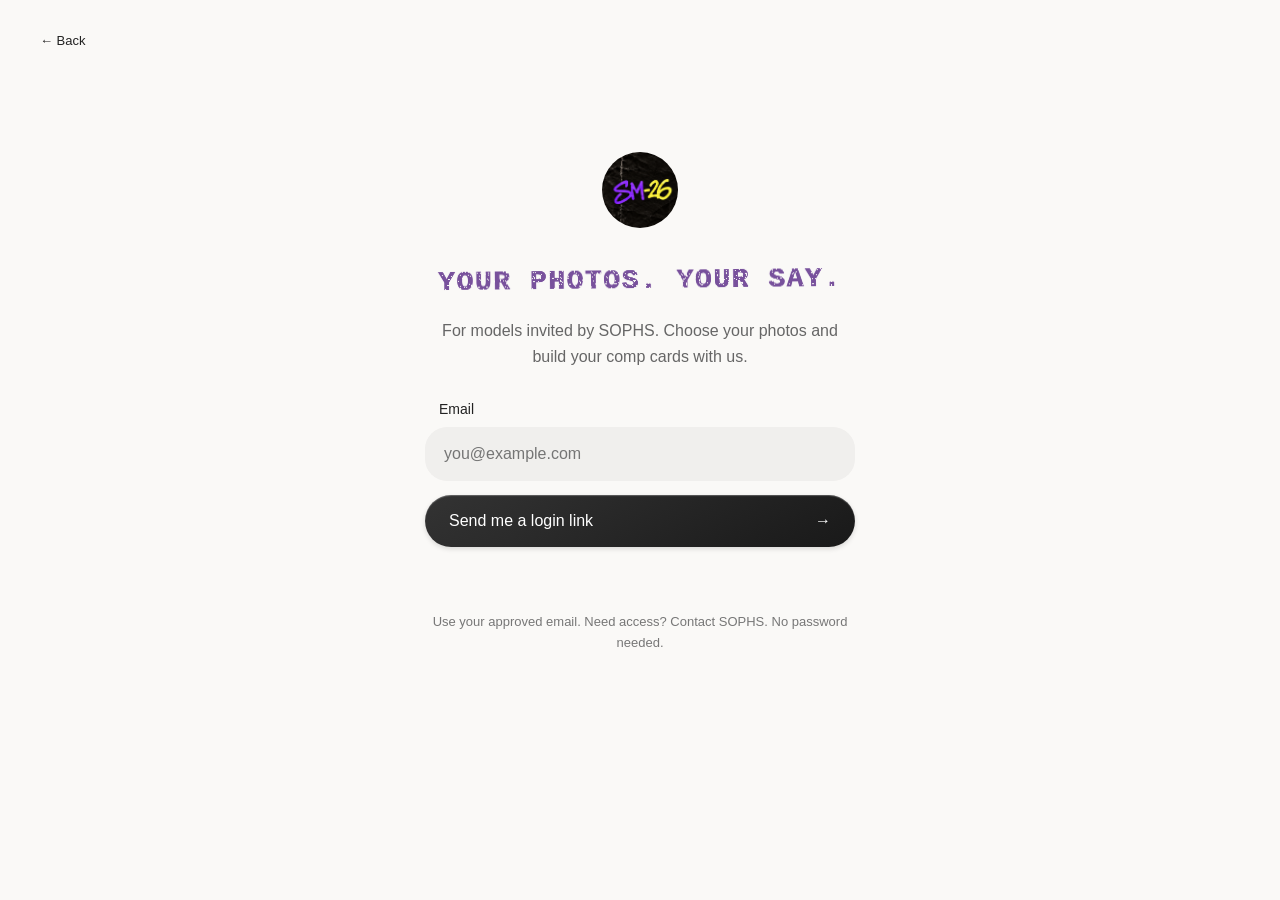
<file: swipe/index.html>
<!doctype html>
<html lang="en"><head><meta charset="utf-8"><meta name="viewport" content="width=device-width,initial-scale=1,viewport-fit=cover"><title>Sophie · Photo review</title><link rel="stylesheet" href="demo.css"><script src="../supabase-config.js"></script><script src="../model-auth.js"></script><script type="module" src="app.mjs"></script></head>
<body><main>
<header><h1>Sophie <span>· Photo review</span></h1><nav aria-label="Review version"><button id="agency" disabled aria-pressed="true">Agency</button><button id="model" disabled aria-pressed="false">Your Version</button><button id="final" disabled aria-pressed="false">Final comp cards</button></nav></header>
<p id="progress" aria-live="polite">Loading photos…</p>
<section id="stage" aria-label="Photo review" tabindex="0" aria-keyshortcuts="ArrowLeft ArrowRight z"><div id="card"><img id="photo" alt="" draggable="false"><span id="cue" aria-hidden="true"></span></div><div id="missing" hidden>Photo unavailable <button id="retry-photo">Retry photo</button></div></section>
<section id="results" hidden aria-label="Kept photos"><h2 id="result-title"></h2><div id="grid"></div><button id="more" hidden>More photos</button><button id="review">Return to review</button></section>
<section id="final-panel" hidden aria-label="Final selection"></section>
<div id="controls"><button id="reject" disabled aria-label="Reject photo" title="Reject · left arrow">Reject</button><button id="undo" disabled aria-label="Undo last decision" title="Undo · Z">Undo</button><button id="keep" disabled aria-label="Keep photo" title="Keep · right arrow">Keep</button></div>
<footer><p id="status" role="status">Not saved yet</p><button id="retry" hidden>Retry save</button><div><button id="scope" disabled>Use all photos</button><button id="export" disabled>Export</button></div></footer>
</main></body></html>
</file>
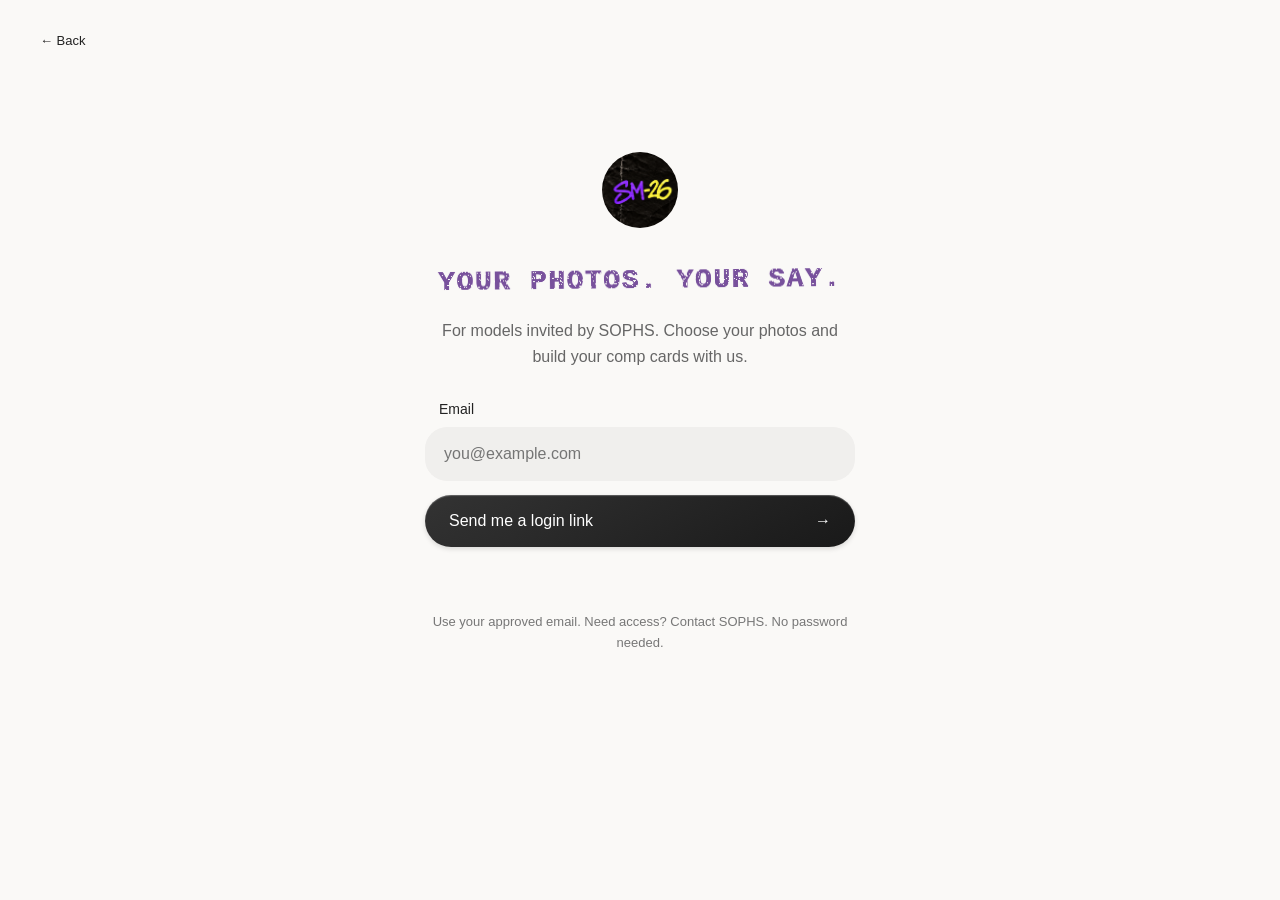
<file: model-login.html>
<!doctype html><html lang="en"><head><meta charset="utf-8"><meta name="viewport" content="width=device-width,initial-scale=1,viewport-fit=cover"><title>Model Login · Sophs Model</title><link rel="stylesheet" href="model-login.css?v=stamp-1"></head><body><svg class="stamp-filters" aria-hidden="true" focusable="false" xmlns="http://www.w3.org/2000/svg"><defs><filter id="stamp-ink" x="-3%" y="-10%" width="106%" height="120%" color-interpolation-filters="sRGB"><feTurbulence type="fractalNoise" baseFrequency=".65" numOctaves="3" seed="17" result="noise"/><feColorMatrix in="noise" type="luminanceToAlpha" result="grain"/><feComponentTransfer in="grain" result="wear"><feFuncA type="discrete" tableValues="0 0 0 1 1 1 1 1"/></feComponentTransfer><feComposite in="SourceGraphic" in2="wear" operator="in"/></filter></defs></svg><nav><a href="./" aria-label="Back to models">← Back</a></nav><main><img src="assets/sophs-portal-logo.svg" width="76" height="76" alt="Sophs SM-26"><h1>Your photos. Your say.</h1><p>For models invited by SOPHS. Choose your photos and build your comp cards with us.</p><form id="model-login"><label for="login-email">Email</label><input id="login-email" name="email" type="email" autocomplete="email" required maxlength="254" placeholder="you@example.com"><button id="login-submit" type="submit">Send me a login link <span aria-hidden="true">→</span></button></form><p id="login-status" role="status" aria-live="polite"></p><p class="hint">Use your approved email. Need access? Contact SOPHS. No password needed.</p><div id="logged-in" hidden><a class="primary-link" href="model-review.html">Open your photos →</a><button id="sign-out">Sign out</button></div></main><script src="supabase-config.js?v=1"></script><script src="model-auth.js"></script><script src="model-login.js"></script></body></html>
</file>
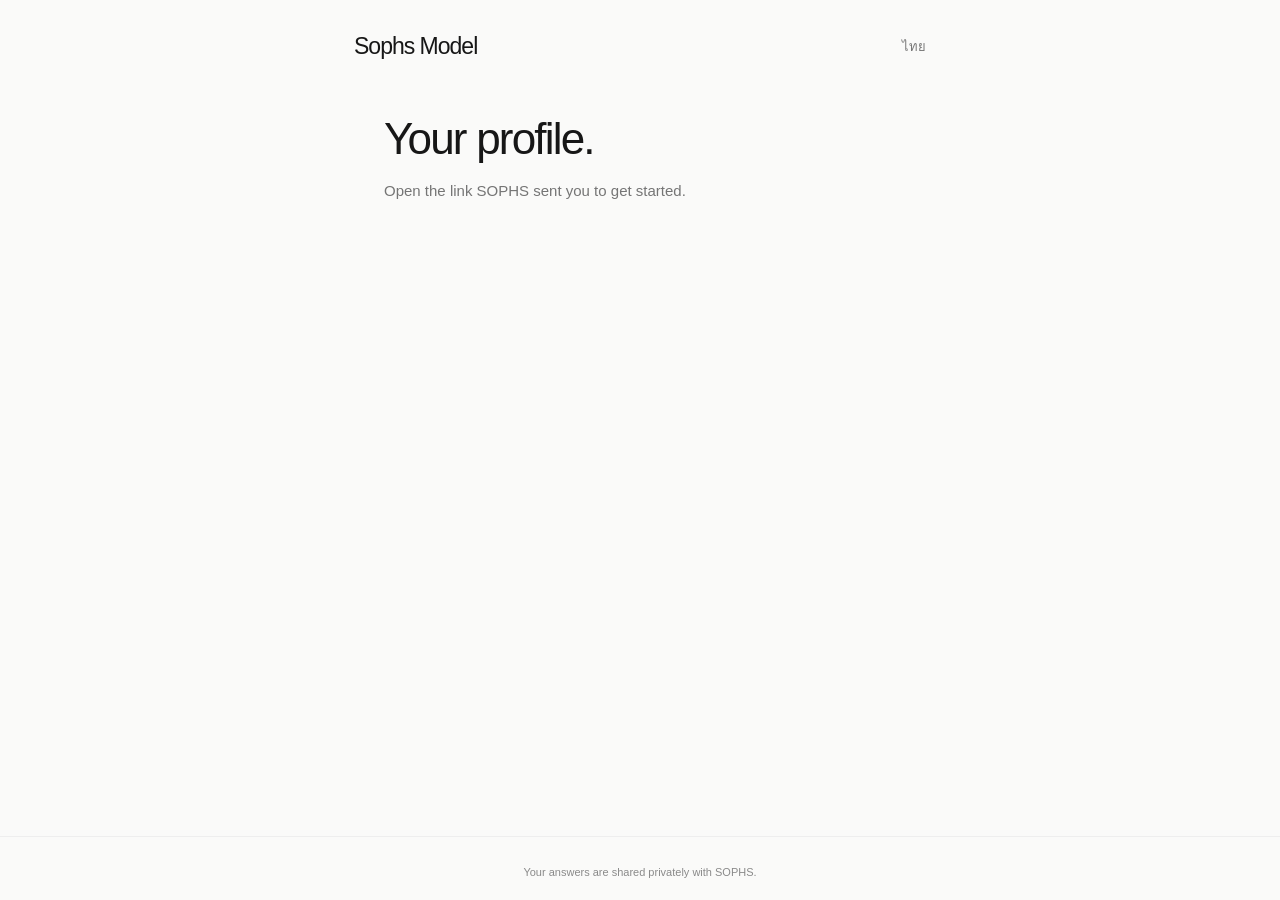
<file: model-profile.html>
<!doctype html><html lang="en"><head><meta charset="utf-8"><meta name="referrer" content="no-referrer"><meta name="viewport" content="width=device-width,initial-scale=1,viewport-fit=cover"><title>Your profile · Sophs Model</title><style>
@font-face{font-family:Plex;src:url('fonts/IBMPlexMono-Regular.ttf')}*{box-sizing:border-box}body{margin:0;background:#fafaf9;color:#171717;font-family:-apple-system,BlinkMacSystemFont,'Segoe UI',sans-serif;-webkit-font-smoothing:antialiased}button,input,textarea{font:inherit;color:inherit}button{-webkit-appearance:none;appearance:none}input,textarea{accent-color:#202020;caret-color:#202020}::selection{background:#dededb;color:#171717}button{cursor:pointer;-webkit-tap-highlight-color:transparent}header{display:flex;justify-content:space-between;align-items:center;padding:24px;max-width:620px;margin:auto}.brand{font-size:23px;font-weight:300;letter-spacing:-1px}.tag{font:10px Plex,monospace;color:#777;letter-spacing:.05em}main{max-width:560px;margin:auto;padding:22px 24px 150px}.progress{display:flex;gap:6px;margin:0 0 44px}.progress i{height:3px;flex:1;border-radius:5px;background:#e4e4e2}.progress i.active{background:#222}.eyebrow{font:11px Plex,monospace;color:#777;margin-bottom:18px}h1{font-size:clamp(34px,8vw,44px);font-weight:300;line-height:1.08;letter-spacing:-1.8px;margin:0 0 16px}p{font-size:15px;line-height:1.55;color:#757575;margin:0 0 30px}.choices{display:flex;flex-wrap:wrap;gap:10px;margin:28px 0}.choice{min-height:46px;border:1px solid #e4e4e2;border-radius:999px;background:white;padding:12px 17px;font-size:14px;font-weight:400;transition:background .15s,color .15s}.choice[aria-pressed=true]{background:#202020;color:white;border-color:#202020}.choice:focus-visible,button:focus-visible{outline:2px solid #777;outline-offset:4px}.custom{display:flex;gap:10px;align-items:center}.custom input{width:100%;min-width:0;background:transparent;border:0;border-bottom:1px solid #ccc;border-radius:0;padding:15px 0;outline-offset:5px;font-size:16px}.add{border:1px solid #ddd;border-radius:50%;width:44px;height:44px;flex-shrink:0;background:white;font-size:24px;font-weight:300}.bottom{position:fixed;bottom:0;left:0;right:0;background:rgba(250,250,249,.93);backdrop-filter:blur(18px);padding:16px 24px max(22px,env(safe-area-inset-bottom));border-top:1px solid #eee}.controls{max-width:512px;margin:auto;display:flex;gap:12px;align-items:center}.primary{border:0;border-radius:999px;background:#202020;color:white;min-height:52px;padding:14px 28px;flex:1;font-size:15px}.back{background:none;border:0;min-height:48px;padding:12px;color:#666}.small{font-size:11px;color:#8a8a8a;text-align:center;margin:13px 0 0}.textlink{border:0;background:none;color:#777;padding:12px 0;font-size:13px}.note{width:100%;min-height:130px;resize:vertical;border:1px solid #e4e4e2;border-radius:20px;background:white;padding:18px;font-size:16px;line-height:1.5}.summary{margin:24px 0;padding:20px;border:1px solid #e5e5e3;border-radius:20px;background:white}.summary h2{font:11px Plex,monospace;color:#888;font-weight:400;margin:0 0 10px}.summary p{color:#333;font-size:14px;margin:0 0 20px;white-space:pre-wrap;overflow-wrap:anywhere}.summary p:last-child{margin:0}.check{width:54px;height:54px;border-radius:50%;background:#eaf0e9;display:grid;place-items:center;font-size:24px;margin-bottom:25px}[hidden]{display:none!important}@media(prefers-reduced-motion:reduce){*{transition:none!important}}
.primary.saved{background:#dff2e4;color:#245d35}.primary:disabled{cursor:default}.name{display:block;width:100%;border:0;border-bottom:1px solid #ccc;background:transparent;padding:14px 0;margin:6px 0 24px;font-size:16px}.error{color:#a32626;font-size:14px;margin:18px 0}.primary[aria-busy=true]{opacity:.6}</style></head><body><header><span class="brand">Sophs Model</span><button class="textlink" id="language" aria-label="Switch language">ไทย / EN</button></header><main id="main"></main><footer class="bottom"><div class="controls"><button class="back" id="back">Back</button><button class="primary" id="next">Continue</button></div><div class="small" id="privacy">Your answers are shared privately with SOPHS.</div></footer><script src="model-profile.js" type="module"></script></body></html>
</file>
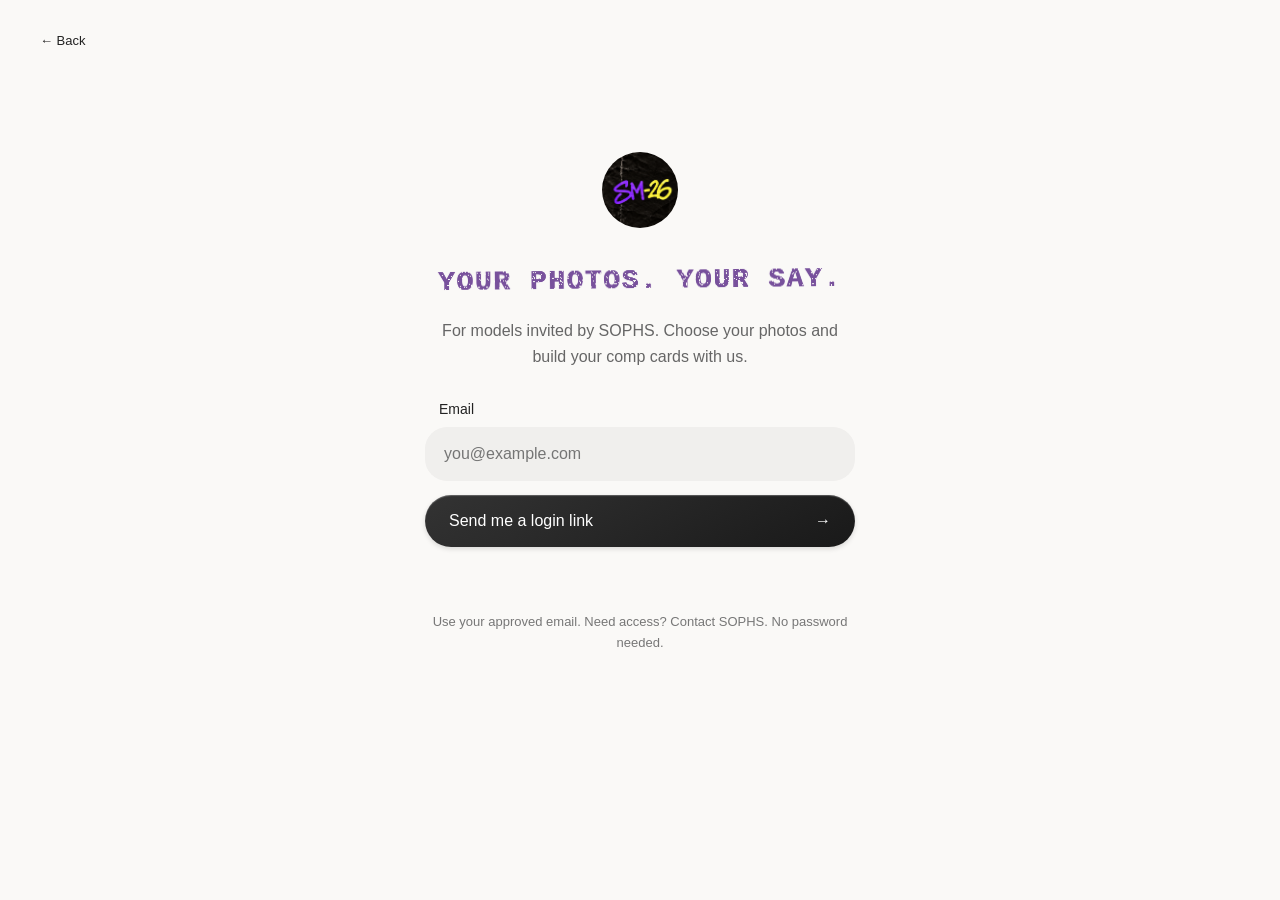
<file: model-review-classic.html>
<!doctype html>
<html lang="en"><meta charset="utf-8"><meta name="viewport" content="width=device-width, initial-scale=1">
<title>Your photos · SOPHS</title><link rel="stylesheet" href="model-review.css">
<svg class="stamp-filters" aria-hidden="true" focusable="false" xmlns="http://www.w3.org/2000/svg"><defs><filter id="stamp-ink" x="-3%" y="-10%" width="106%" height="120%" color-interpolation-filters="sRGB"><feTurbulence type="fractalNoise" baseFrequency=".65" numOctaves="3" seed="17" result="noise"/><feColorMatrix in="noise" type="luminanceToAlpha" result="grain"/><feComponentTransfer in="grain" result="wear"><feFuncA type="discrete" tableValues="0 0 0 1 1 1 1 1"/></feComponentTransfer><feComposite in="SourceGraphic" in2="wear" operator="in"/></filter></defs></svg>
<nav class="portal-nav"><a href="./">SM-26 / Models</a><span id="portal-identity"></span><a href="model-login.html">Account</a></nav><header><div class="masthead"><div class="page-title"><span class="title-breathing-room" aria-hidden="true"></span><h1>Your photos</h1></div><div class="intro-language" role="group" aria-label="Introduction language"><span class="language-thumb" aria-hidden="true"></span><button type="button" data-intro-language="en" lang="en" aria-pressed="true">English</button><button type="button" data-intro-language="th" lang="th" aria-pressed="false">ไทย</button></div><img class="brand-logo" src="assets/sophs-portal-logo.svg" alt="SOPHS SM-26"></div>
<section class="agency-intro" aria-labelledby="agency-tagline" lang="en">
<h2 id="agency-tagline"><span class="headline-find" data-intro-copy="headlineFind">AI finds your next job.</span><span data-intro-copy="headlinePay">We pay you first.</span><span class="headline-model" data-intro-copy="headlineModel">You model.</span></h2>

<p data-intro-copy="lead">Comp cards matched to each job.</p>
<p class="line-update"><span data-intro-copy="lineStart"></span><strong class="line-word">LINE</strong><span data-intro-copy="lineEnd"> updates: applications, dates & travel times.</span></p>
<p class="agency-terms" data-intro-copy="terms">Paid within 24 hours after the job.</p>
<p class="agency-share" data-intro-copy="share">Jobs we arrange: you keep 70%. We take 30%.</p>
<p class="agency-promise" data-intro-copy="promise">Find and arrange your own jobs? Keep 100%.</p>
</section>
<section class="review-guide" aria-labelledby="review-purpose" lang="en"><div class="header-actions"><button id="add-media" class="clip-button" aria-label="Upload photos or links" title="Upload photos or links"><svg class="upload-folder" viewBox="0 0 188 158" aria-hidden="true" focusable="false" xmlns="http://www.w3.org/2000/svg"><defs><linearGradient id="folder-back" x1="0" y1="0" x2="0" y2="1"><stop stop-color="#9871b7"/><stop offset="1" stop-color="#664080"/></linearGradient><linearGradient id="folder-front" x1="0" y1="0" x2="0" y2="1"><stop stop-color="#a17bc2"/><stop offset=".72" stop-color="#8961aa"/><stop offset="1" stop-color="#78519c"/></linearGradient><filter id="folder-shadow" x="-15%" y="-15%" width="130%" height="140%"><feDropShadow dx="0" dy="2" stdDeviation="1.8" flood-color="#4e3167" flood-opacity=".13"/></filter></defs><g filter="url(#folder-shadow)"><path d="M8 29Q8 10 27 10h41q8 0 14 6l14 11h67q17 0 17 17v89q0 17-17 17H25q-17 0-17-17Z" fill="url(#folder-back)"/><path d="M9 44q0-11 12-11h147q12 0 12 12v87q0 17-17 17H25q-16 0-16-17Z" fill="#64427f" opacity=".25"/><rect x="8" y="36" width="172" height="112" rx="13" fill="url(#folder-front)"/><rect x="10" y="38" width="168" height="108" rx="11" fill="none" stroke="#dfceed" stroke-opacity=".5"/><path d="M22 130h145" fill="none" stroke="#60427c" stroke-opacity=".28"/><path d="M22 40h144" fill="none" stroke="#dfceed" stroke-opacity=".6"/></g></svg><span>Upload</span></button></div><h2 id="review-purpose" data-intro-copy="reviewTitle">Your comp-card photos</h2><p data-intro-copy="reviewHelp">Upload in bulk. Keep or reject each photo.</p><p class="hint" data-intro-copy="reviewSave">Check AI labels. Choose your favourites.</p></section>
<h2 class="photo-view-heading" id="photo-view-heading">Photos</h2>
<section class="collaboration" aria-label="Compare photo choices"><p id="collaboration-help">Your choices and the agency’s choices stay separate.</p><div class="collaboration-tabs" role="group" aria-label="Review version"><button data-review-side="agency" aria-pressed="true">Agency</button><button data-review-side="model" aria-pressed="false">Your version</button><button data-review-side="compare" aria-pressed="false">Compare</button></div><p id="collaboration-summary" role="status"></p><label id="collection-picker-label" hidden>Collection <select id="collection-picker"></select></label></section><nav class="view-tabs" aria-label="Photo views"><span class="view-thumb" aria-hidden="true"></span><button type="button" data-view="keep" aria-pressed="true">Kept</button><button type="button" data-view="favourite" aria-pressed="false">Favourites</button><button type="button" data-view="all" aria-pressed="false">All photos</button><button type="button" data-view="unreviewed" aria-pressed="false">Not reviewed</button><button type="button" data-view="reject" aria-pressed="false">Rejected</button></nav><select id="decision" hidden aria-label="Photo view"><option value="not-rejected">Not rejected</option><option value="all">All photos</option><option value="unreviewed">Not reviewed</option><option value="keep" selected>Keep + favourites</option><option value="favourite">Favourites</option><option value="reject">Rejected</option></select>
<section hidden class="photo-filters" aria-label="Filter photos">
<div class="filter-section"><h2 id="year-heading">Year</h2><div class="filter-slider year-slider" role="group" aria-labelledby="year-heading"><div class="filter-options" id="year-options"><span class="filter-thumb" aria-hidden="true"></span></div></div></div>
<div class="filter-section"><h2 id="category-heading">Categories</h2><div class="category-scroll-indicator" aria-hidden="true"><span></span></div><div class="filter-slider category-slider" role="group" aria-labelledby="category-heading"><div class="filter-options" id="category-options"><span class="filter-thumb" aria-hidden="true"></span></div></div><p class="filter-scroll-hint">Choose several · matches any selected category</p></div>
<select id="year" hidden aria-label="Year"><option value="all">All years</option><option value="2026">2026 · recent</option><option value="2025">2025</option><option value="2024">2024</option><option value="2023">2023</option><option value="2022">2022</option></select><select id="tag" hidden aria-label="Category"><option value="all">All categories</option><option value="digitals">Digitals</option><option value="extras">Extras</option><option value="commercial-lifestyle">Commercials</option><option value="e-commerce">E-commerce</option><option value="runway">Runway</option><option value="music-video">Music videos</option><option value="dancing">Dancing</option><option value="pageant">Pageants</option><option value="fashion-editorial">Fashion / editorial</option><option value="beauty">Beauty</option><option value="personal">Casual</option><option value="behind-the-scenes">Behind the scenes</option><option value="other">Reference / needs confirmation</option><optgroup label="Specific request"><option value="no-makeup">No makeup · confirmed</option><option value="makeup">Makeup</option><option value="close-up">Close-up</option><option value="mid-length">Mid-length</option><option value="full-length">Full-length</option><option value="front">Front</option><option value="side">Side profile</option></optgroup><optgroup label="Selected use"><option value="comp-card">Comp card</option><option value="website">Website</option></optgroup></select><label class="detail-filter">Find a detail <input id="detail-search" type="search" placeholder="Eyes, hair, jeans, product, smiling…"></label></section><p id="summary" role="status">Loading photos…</p><section id="sync-panel" aria-label="Saving changes"><p id="sync-status" role="status"></p><button id="sync-recover" type="button" hidden>Recover another pending review</button><button id="sync-retry" type="button" hidden>Retry choices</button><button id="order-retry" hidden>Retry order</button><button id="order-use-saved" hidden>Use saved order</button><button id="order-use-mine" hidden>Save my order</button><span id="order-announcement" class="visually-hidden" aria-live="polite"></span></section><p id="order-instruction" hidden>Drag to arrange your website portfolio</p><p id="save-status" role="status" aria-live="polite" aria-atomic="true"></p>
<section class="bulk" aria-label="Quick labels" hidden><div class="top"><strong id="selected-count">0 selected</strong><div><button id="select-visible">Select shown photos</button> <button id="clear-selected">Clear selection</button></div></div>
<div class="filters"><label>Add category <select id="bulk-category"><option value="">Leave category unchanged</option></select></label><label>Set shot <select id="bulk-shot"><option value="">Leave shot unchanged</option><option value="CU-01">CU-01 · Front · Close-up</option><option value="ML-01">ML-01 · Front · Mid-length</option><option value="PF-01">PF-01 · Side profile</option><option value="FL-01">FL-01 · Front · Full-length</option><option value="JN-01">JN-01 · Full-length · Jeans</option></select></label><button id="apply-bulk" disabled>Apply to selected</button></div>
<p class="hint">Tick similar photos, choose a category or shot, then apply once. Categories are added; setting a shot replaces angle/framing only (JN-01 also sets jeans). Full-length does not require jeans.</p></section></header>
<main><section id="saved-links" hidden aria-label="Saved photo links"><h2>Photo links</h2><p class="hint">Saved references. Open a link to view its photos.</p><div id="links-list"></div></section><div id="grid"></div>
<section id="apply-changes" class="review-finish" aria-labelledby="finish-title" tabindex="-1"><h2 id="finish-title" data-intro-copy="finishTitle">Your photos. Your choice.</h2><p id="review-progress"></p><p class="hint" data-intro-copy="finishHelp">Keep or reject every photo before applying your changes.</p><button id="confirm-review" type="button" disabled><span data-intro-copy="applyChanges">Apply changes</span><span aria-hidden="true"> ↗</span></button><p id="review-status" role="status" aria-live="polite"></p></section>
</main>
<div class="review-follow"><a class="review-jump" href="#apply-changes"><span data-intro-copy="applyChanges">Apply changes</span><span aria-hidden="true"> ↓</span></a><span id="follow-progress"></span></div>
<dialog id="attachments" aria-labelledby="attachment-title">
<div class="top"><h2 id="attachment-title">Add photos or links</h2><button id="close-attachments" aria-label="Close attachments">×</button></div>
<p class="attachment-intro">Your originals, all in one place.</p>
<div class="upload-area"><label class="file-picker"><span>Choose photos</span><input id="photo-files" type="file" accept="image/jpeg,image/png,image/webp,image/heic,image/heif,.heic,.heif" multiple></label>
<p class="hint">JPG, PNG, WebP or HEIC · up to 25 MB each. Larger originals? Save a Dropbox or Google Drive link.</p><p class="hint upload-quality">JPG, PNG and WebP stay unchanged. HEIC becomes a high-quality JPG on your device. New photos start in Not reviewed.</p></div>
<div class="attachment-divider"><span>or save a link</span></div>
<form id="link-form"><label>Photo or album link <span class="hint">(Dropbox, Google Drive…)</span><input id="media-url" type="url" placeholder="https://…" required maxlength="4096"></label><label>Name <span class="hint">(optional)</span><input id="media-title" type="text" placeholder="A name for this collection" maxlength="200"></label><button id="save-link" type="submit">Save link</button></form>
<p class="hint link-help">Save a photo, album or walking clip to open later.</p><p id="attachment-status" role="status"></p></dialog>
<dialog id="labels"><form id="label-form"><div class="top"><h2 id="label-title">Photo labels</h2><button type="button" id="close-labels" aria-label="Close labels">×</button></div>
<div class="label-body"><p class="label-help">Choose one or more.</p>
<fieldset><legend>Categories</legend><div id="types" class="checks label-pills"><details><summary>More categories</summary><div id="extra-types" class="checks label-pills"></div></details></div></fieldset>
<details class="label-more"><summary>More details</summary>
<label>Shot <select id="quick-shot"><option value="">Choose a shot</option><option value="CU-01">Front close-up</option><option value="ML-01">Front mid-length</option><option value="PF-01">Side profile</option><option value="FL-01">Full-length</option><option value="JN-01">Full-length in jeans</option></select></label>
<div class="label-fields"><label>Framing <select id="frame"><option value="">Not labelled</option><option value="close-up">Close-up</option><option value="mid-length">Mid-length</option><option value="three-quarter-length">Three-quarter length</option><option value="full-length">Full-length</option><option value="other">Other</option></select></label>
<label>Angle <select id="angle"><option value="unknown">Not sure</option><option value="front">Front</option><option value="three-quarter">Three-quarter</option><option value="side">Side</option><option value="rear">Back</option></select></label>
<label>Makeup <select id="makeup"><option value="unknown">Not sure</option><option value="makeup">Makeup</option><option value="no-makeup">No makeup</option></select></label>
<label>Footwear <select id="footwear"><option value="unknown">Not sure</option><option value="shoes">Shoes</option><option value="barefoot">Barefoot</option><option value="not-visible">Not visible</option></select></label>
<label>Clothing style <select id="clothing"><option value="unknown">Not sure</option><option value="casual">Casual</option><option value="swimwear">Swimwear</option><option value="activewear">Activewear</option><option value="streetwear">Streetwear</option><option value="runway-wear">Runway wear</option><option value="formal-evening">Gowns</option><option value="other">Other</option><option value="jeans" hidden>Choose a style</option><option value="trousers" hidden>Choose a style</option><option value="shorts" hidden>Choose a style</option><option value="skirt-dress" hidden>Choose a style</option></select></label></div>
<p class="hint">Digitals: recent, no makeup, filters or retouching.</p>
<fieldset><legend>Use for</legend><div id="uses" class="checks label-pills"></div></fieldset>
<label class="check"><input id="smile" type="checkbox"> Smiling</label>
<label>Note <textarea id="notes" maxlength="500" placeholder="Anything we should know?"></textarea></label>
<details><summary>AI suggestions</summary><p id="suggestion-detail" class="hint"></p><button type="button" id="apply-suggestions" hidden>Use suggestions</button></details>
</details>
</div><div class="label-footer"><p id="label-save-status" role="status" class="error"></p><button id="save-labels" type="submit">Save</button></div></form></dialog>
<dialog id="viewer"><button id="close-viewer" aria-label="Close full photo">Close</button><img id="full-photo" alt="Full photograph"><p id="full-caption"></p><a id="original-download" target="_blank" rel="noopener">Open / download photo</a></dialog>
<script src="supabase-config.js?v=1"></script><script src="model-auth.js"></script><script src="review-choice-state.js"></script><script src="review-journal.js"></script><script src="review-sync.js"></script><script src="review-order.js"></script><script src="review-drag.js"></script><script src="website-variants.js"></script><script src="review-collaboration.js"></script><script src="photo-conversion.js"></script><script src="review-choice-toggle.js"></script><script src="review-viewport.js"></script><script src="model-review.js"></script></html>
</file>
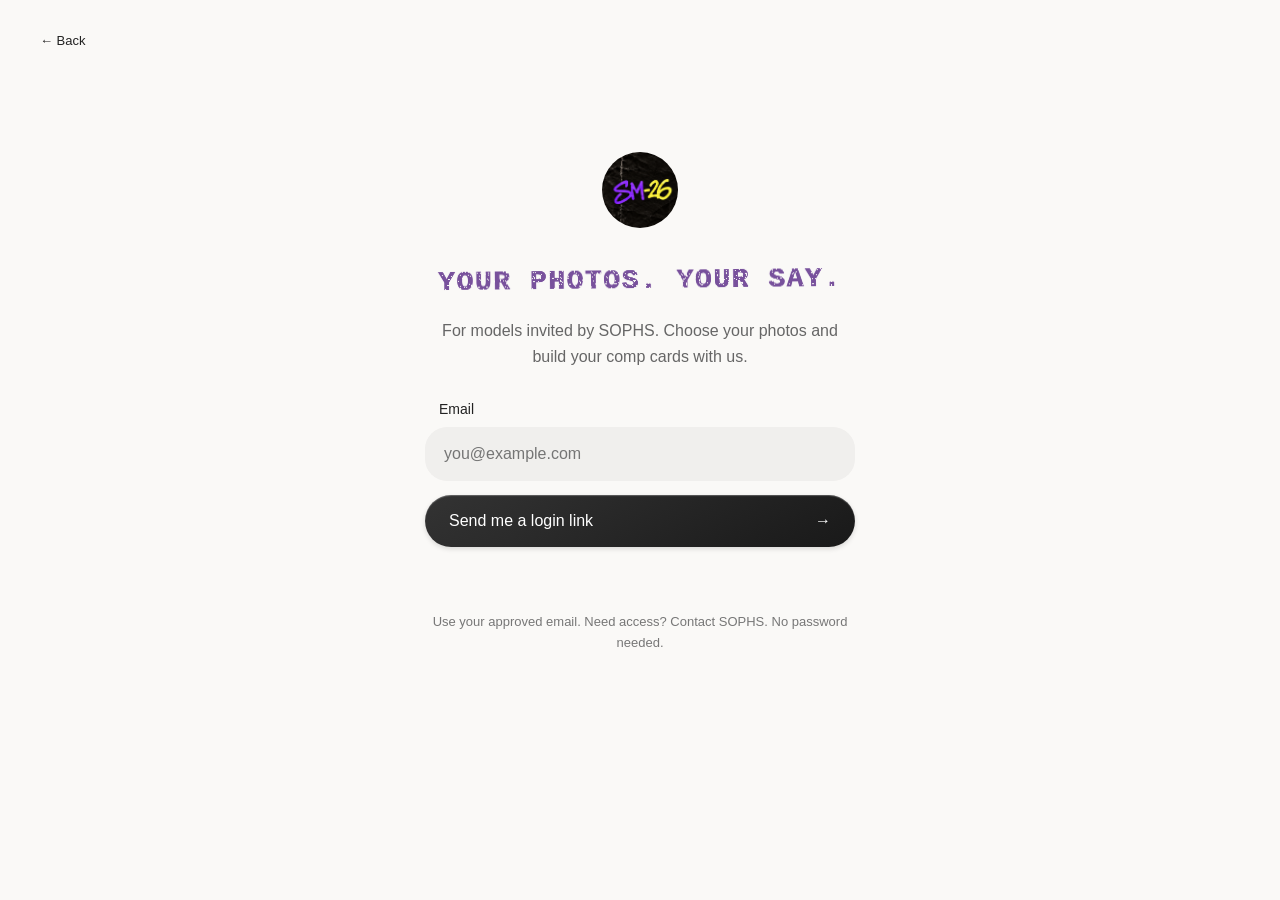
<file: model-review.html>
<!doctype html>
<html lang="en"><script src="swipe-entry.js"></script><meta charset="utf-8"><meta name="viewport" content="width=device-width, initial-scale=1">
<title>Your photos · SOPHS</title><link rel="stylesheet" href="model-review.css">
<svg class="stamp-filters" aria-hidden="true" focusable="false" xmlns="http://www.w3.org/2000/svg"><defs><filter id="stamp-ink" x="-3%" y="-10%" width="106%" height="120%" color-interpolation-filters="sRGB"><feTurbulence type="fractalNoise" baseFrequency=".65" numOctaves="3" seed="17" result="noise"/><feColorMatrix in="noise" type="luminanceToAlpha" result="grain"/><feComponentTransfer in="grain" result="wear"><feFuncA type="discrete" tableValues="0 0 0 1 1 1 1 1"/></feComponentTransfer><feComposite in="SourceGraphic" in2="wear" operator="in"/></filter></defs></svg>
<nav class="portal-nav"><a href="./">SM-26 / Models</a><span id="portal-identity"></span><a href="model-login.html">Account</a></nav><header><div class="masthead"><div class="page-title"><span class="title-breathing-room" aria-hidden="true"></span><h1>Your photos</h1></div><div class="intro-language" role="group" aria-label="Introduction language"><span class="language-thumb" aria-hidden="true"></span><button type="button" data-intro-language="en" lang="en" aria-pressed="true">English</button><button type="button" data-intro-language="th" lang="th" aria-pressed="false">ไทย</button></div><img class="brand-logo" src="assets/sophs-portal-logo.svg" alt="SOPHS SM-26"></div>
<section class="agency-intro" aria-labelledby="agency-tagline" lang="en">
<h2 id="agency-tagline"><span class="headline-find" data-intro-copy="headlineFind">AI finds your next job.</span><span data-intro-copy="headlinePay">We pay you first.</span><span class="headline-model" data-intro-copy="headlineModel">You model.</span></h2>

<p data-intro-copy="lead">Comp cards matched to each job.</p>
<p class="line-update"><span data-intro-copy="lineStart"></span><strong class="line-word">LINE</strong><span data-intro-copy="lineEnd"> updates: applications, dates & travel times.</span></p>
<p class="agency-terms" data-intro-copy="terms">Paid within 24 hours after the job.</p>
<p class="agency-share" data-intro-copy="share">Jobs we arrange: you keep 70%. We take 30%.</p>
<p class="agency-promise" data-intro-copy="promise">Find and arrange your own jobs? Keep 100%.</p>
</section>
<section class="review-guide" aria-labelledby="review-purpose" lang="en"><div class="header-actions"><button id="add-media" class="clip-button" aria-label="Upload photos or links" title="Upload photos or links"><svg class="upload-folder" viewBox="0 0 188 158" aria-hidden="true" focusable="false" xmlns="http://www.w3.org/2000/svg"><defs><linearGradient id="folder-back" x1="0" y1="0" x2="0" y2="1"><stop stop-color="#9871b7"/><stop offset="1" stop-color="#664080"/></linearGradient><linearGradient id="folder-front" x1="0" y1="0" x2="0" y2="1"><stop stop-color="#a17bc2"/><stop offset=".72" stop-color="#8961aa"/><stop offset="1" stop-color="#78519c"/></linearGradient><filter id="folder-shadow" x="-15%" y="-15%" width="130%" height="140%"><feDropShadow dx="0" dy="2" stdDeviation="1.8" flood-color="#4e3167" flood-opacity=".13"/></filter></defs><g filter="url(#folder-shadow)"><path d="M8 29Q8 10 27 10h41q8 0 14 6l14 11h67q17 0 17 17v89q0 17-17 17H25q-17 0-17-17Z" fill="url(#folder-back)"/><path d="M9 44q0-11 12-11h147q12 0 12 12v87q0 17-17 17H25q-16 0-16-17Z" fill="#64427f" opacity=".25"/><rect x="8" y="36" width="172" height="112" rx="13" fill="url(#folder-front)"/><rect x="10" y="38" width="168" height="108" rx="11" fill="none" stroke="#dfceed" stroke-opacity=".5"/><path d="M22 130h145" fill="none" stroke="#60427c" stroke-opacity=".28"/><path d="M22 40h144" fill="none" stroke="#dfceed" stroke-opacity=".6"/></g></svg><span>Upload</span></button></div><h2 id="review-purpose" data-intro-copy="reviewTitle">Your comp-card photos</h2><p data-intro-copy="reviewHelp">Upload in bulk. Keep or reject each photo.</p><p class="hint" data-intro-copy="reviewSave">Check AI labels. Choose your favourites.</p></section>
<h2 class="photo-view-heading" id="photo-view-heading">Photos</h2>
<section class="collaboration" aria-label="Compare photo choices"><p id="collaboration-help">Your choices and the agency’s choices stay separate.</p><div class="collaboration-tabs" role="group" aria-label="Review version"><button data-review-side="agency" aria-pressed="true">Agency</button><button data-review-side="model" aria-pressed="false">Your version</button><button data-review-side="compare" aria-pressed="false">Compare</button></div><p id="collaboration-summary" role="status"></p><label id="collection-picker-label" hidden>Collection <select id="collection-picker"></select></label></section><nav class="view-tabs" aria-label="Photo views"><span class="view-thumb" aria-hidden="true"></span><button type="button" data-view="keep" aria-pressed="true">Kept</button><button type="button" data-view="favourite" aria-pressed="false">Favourites</button><button type="button" data-view="all" aria-pressed="false">All photos</button><button type="button" data-view="unreviewed" aria-pressed="false">Not reviewed</button><button type="button" data-view="reject" aria-pressed="false">Rejected</button></nav><select id="decision" hidden aria-label="Photo view"><option value="not-rejected">Not rejected</option><option value="all">All photos</option><option value="unreviewed">Not reviewed</option><option value="keep" selected>Keep + favourites</option><option value="favourite">Favourites</option><option value="reject">Rejected</option></select>
<section hidden class="photo-filters" aria-label="Filter photos">
<div class="filter-section"><h2 id="year-heading">Year</h2><div class="filter-slider year-slider" role="group" aria-labelledby="year-heading"><div class="filter-options" id="year-options"><span class="filter-thumb" aria-hidden="true"></span></div></div></div>
<div class="filter-section"><h2 id="category-heading">Categories</h2><div class="category-scroll-indicator" aria-hidden="true"><span></span></div><div class="filter-slider category-slider" role="group" aria-labelledby="category-heading"><div class="filter-options" id="category-options"><span class="filter-thumb" aria-hidden="true"></span></div></div><p class="filter-scroll-hint">Choose several · matches any selected category</p></div>
<select id="year" hidden aria-label="Year"><option value="all">All years</option><option value="2026">2026 · recent</option><option value="2025">2025</option><option value="2024">2024</option><option value="2023">2023</option><option value="2022">2022</option></select><select id="tag" hidden aria-label="Category"><option value="all">All categories</option><option value="digitals">Digitals</option><option value="extras">Extras</option><option value="commercial-lifestyle">Commercials</option><option value="e-commerce">E-commerce</option><option value="runway">Runway</option><option value="music-video">Music videos</option><option value="dancing">Dancing</option><option value="pageant">Pageants</option><option value="fashion-editorial">Fashion / editorial</option><option value="beauty">Beauty</option><option value="personal">Casual</option><option value="behind-the-scenes">Behind the scenes</option><option value="other">Reference / needs confirmation</option><optgroup label="Specific request"><option value="no-makeup">No makeup · confirmed</option><option value="makeup">Makeup</option><option value="close-up">Close-up</option><option value="mid-length">Mid-length</option><option value="full-length">Full-length</option><option value="front">Front</option><option value="side">Side profile</option></optgroup><optgroup label="Selected use"><option value="comp-card">Comp card</option><option value="website">Website</option></optgroup></select><label class="detail-filter">Find a detail <input id="detail-search" type="search" placeholder="Eyes, hair, jeans, product, smiling…"></label></section><p id="summary" role="status">Loading photos…</p><section id="sync-panel" aria-label="Saving changes"><p id="sync-status" role="status"></p><button id="sync-recover" type="button" hidden>Recover another pending review</button><button id="sync-retry" type="button" hidden>Retry choices</button><button id="order-retry" hidden>Retry order</button><button id="order-use-saved" hidden>Use saved order</button><button id="order-use-mine" hidden>Save my order</button><span id="order-announcement" class="visually-hidden" aria-live="polite"></span></section><p id="order-instruction" hidden>Drag to arrange your website portfolio</p><p id="save-status" role="status" aria-live="polite" aria-atomic="true"></p>
<section class="bulk" aria-label="Quick labels" hidden><div class="top"><strong id="selected-count">0 selected</strong><div><button id="select-visible">Select shown photos</button> <button id="clear-selected">Clear selection</button></div></div>
<div class="filters"><label>Add category <select id="bulk-category"><option value="">Leave category unchanged</option></select></label><label>Set shot <select id="bulk-shot"><option value="">Leave shot unchanged</option><option value="CU-01">CU-01 · Front · Close-up</option><option value="ML-01">ML-01 · Front · Mid-length</option><option value="PF-01">PF-01 · Side profile</option><option value="FL-01">FL-01 · Front · Full-length</option><option value="JN-01">JN-01 · Full-length · Jeans</option></select></label><button id="apply-bulk" disabled>Apply to selected</button></div>
<p class="hint">Tick similar photos, choose a category or shot, then apply once. Categories are added; setting a shot replaces angle/framing only (JN-01 also sets jeans). Full-length does not require jeans.</p></section></header>
<main><section id="saved-links" hidden aria-label="Saved photo links"><h2>Photo links</h2><p class="hint">Saved references. Open a link to view its photos.</p><div id="links-list"></div></section><div id="grid"></div>
<section id="apply-changes" class="review-finish" aria-labelledby="finish-title" tabindex="-1"><h2 id="finish-title" data-intro-copy="finishTitle">Your photos. Your choice.</h2><p id="review-progress"></p><p class="hint" data-intro-copy="finishHelp">Keep or reject every photo before applying your changes.</p><button id="confirm-review" type="button" disabled><span data-intro-copy="applyChanges">Apply changes</span><span aria-hidden="true"> ↗</span></button><p id="review-status" role="status" aria-live="polite"></p></section>
</main>
<div class="review-follow"><a class="review-jump" href="#apply-changes"><span data-intro-copy="applyChanges">Apply changes</span><span aria-hidden="true"> ↓</span></a><span id="follow-progress"></span></div>
<dialog id="attachments" aria-labelledby="attachment-title">
<div class="top"><h2 id="attachment-title">Add photos or links</h2><button id="close-attachments" aria-label="Close attachments">×</button></div>
<p class="attachment-intro">Your originals, all in one place.</p>
<div class="upload-area"><label class="file-picker"><span>Choose photos</span><input id="photo-files" type="file" accept="image/jpeg,image/png,image/webp,image/heic,image/heif,.heic,.heif" multiple></label>
<p class="hint">JPG, PNG, WebP or HEIC · up to 25 MB each. Larger originals? Save a Dropbox or Google Drive link.</p><p class="hint upload-quality">JPG, PNG and WebP stay unchanged. HEIC becomes a high-quality JPG on your device. New photos start in Not reviewed.</p></div>
<div class="attachment-divider"><span>or save a link</span></div>
<form id="link-form"><label>Photo or album link <span class="hint">(Dropbox, Google Drive…)</span><input id="media-url" type="url" placeholder="https://…" required maxlength="4096"></label><label>Name <span class="hint">(optional)</span><input id="media-title" type="text" placeholder="A name for this collection" maxlength="200"></label><button id="save-link" type="submit">Save link</button></form>
<p class="hint link-help">Save a photo, album or walking clip to open later.</p><p id="attachment-status" role="status"></p></dialog>
<dialog id="labels"><form id="label-form"><div class="top"><h2 id="label-title">Photo labels</h2><button type="button" id="close-labels" aria-label="Close labels">×</button></div>
<div class="label-body"><p class="label-help">Choose one or more.</p>
<fieldset><legend>Categories</legend><div id="types" class="checks label-pills"><details><summary>More categories</summary><div id="extra-types" class="checks label-pills"></div></details></div></fieldset>
<details class="label-more"><summary>More details</summary>
<label>Shot <select id="quick-shot"><option value="">Choose a shot</option><option value="CU-01">Front close-up</option><option value="ML-01">Front mid-length</option><option value="PF-01">Side profile</option><option value="FL-01">Full-length</option><option value="JN-01">Full-length in jeans</option></select></label>
<div class="label-fields"><label>Framing <select id="frame"><option value="">Not labelled</option><option value="close-up">Close-up</option><option value="mid-length">Mid-length</option><option value="three-quarter-length">Three-quarter length</option><option value="full-length">Full-length</option><option value="other">Other</option></select></label>
<label>Angle <select id="angle"><option value="unknown">Not sure</option><option value="front">Front</option><option value="three-quarter">Three-quarter</option><option value="side">Side</option><option value="rear">Back</option></select></label>
<label>Makeup <select id="makeup"><option value="unknown">Not sure</option><option value="makeup">Makeup</option><option value="no-makeup">No makeup</option></select></label>
<label>Footwear <select id="footwear"><option value="unknown">Not sure</option><option value="shoes">Shoes</option><option value="barefoot">Barefoot</option><option value="not-visible">Not visible</option></select></label>
<label>Clothing style <select id="clothing"><option value="unknown">Not sure</option><option value="casual">Casual</option><option value="swimwear">Swimwear</option><option value="activewear">Activewear</option><option value="streetwear">Streetwear</option><option value="runway-wear">Runway wear</option><option value="formal-evening">Gowns</option><option value="other">Other</option><option value="jeans" hidden>Choose a style</option><option value="trousers" hidden>Choose a style</option><option value="shorts" hidden>Choose a style</option><option value="skirt-dress" hidden>Choose a style</option></select></label></div>
<p class="hint">Digitals: recent, no makeup, filters or retouching.</p>
<fieldset><legend>Use for</legend><div id="uses" class="checks label-pills"></div></fieldset>
<label class="check"><input id="smile" type="checkbox"> Smiling</label>
<label>Note <textarea id="notes" maxlength="500" placeholder="Anything we should know?"></textarea></label>
<details><summary>AI suggestions</summary><p id="suggestion-detail" class="hint"></p><button type="button" id="apply-suggestions" hidden>Use suggestions</button></details>
</details>
</div><div class="label-footer"><p id="label-save-status" role="status" class="error"></p><button id="save-labels" type="submit">Save</button></div></form></dialog>
<dialog id="viewer"><button id="close-viewer" aria-label="Close full photo">Close</button><img id="full-photo" alt="Full photograph"><p id="full-caption"></p><a id="original-download" target="_blank" rel="noopener">Open / download photo</a></dialog>
<script src="supabase-config.js?v=1"></script><script src="model-auth.js"></script><script src="review-choice-state.js"></script><script src="review-journal.js"></script><script src="review-sync.js"></script><script src="review-order.js"></script><script src="review-drag.js"></script><script src="website-variants.js"></script><script src="review-collaboration.js"></script><script src="photo-conversion.js"></script><script src="review-choice-toggle.js"></script><script src="review-viewport.js"></script><script src="model-review.js"></script></html>
</file>
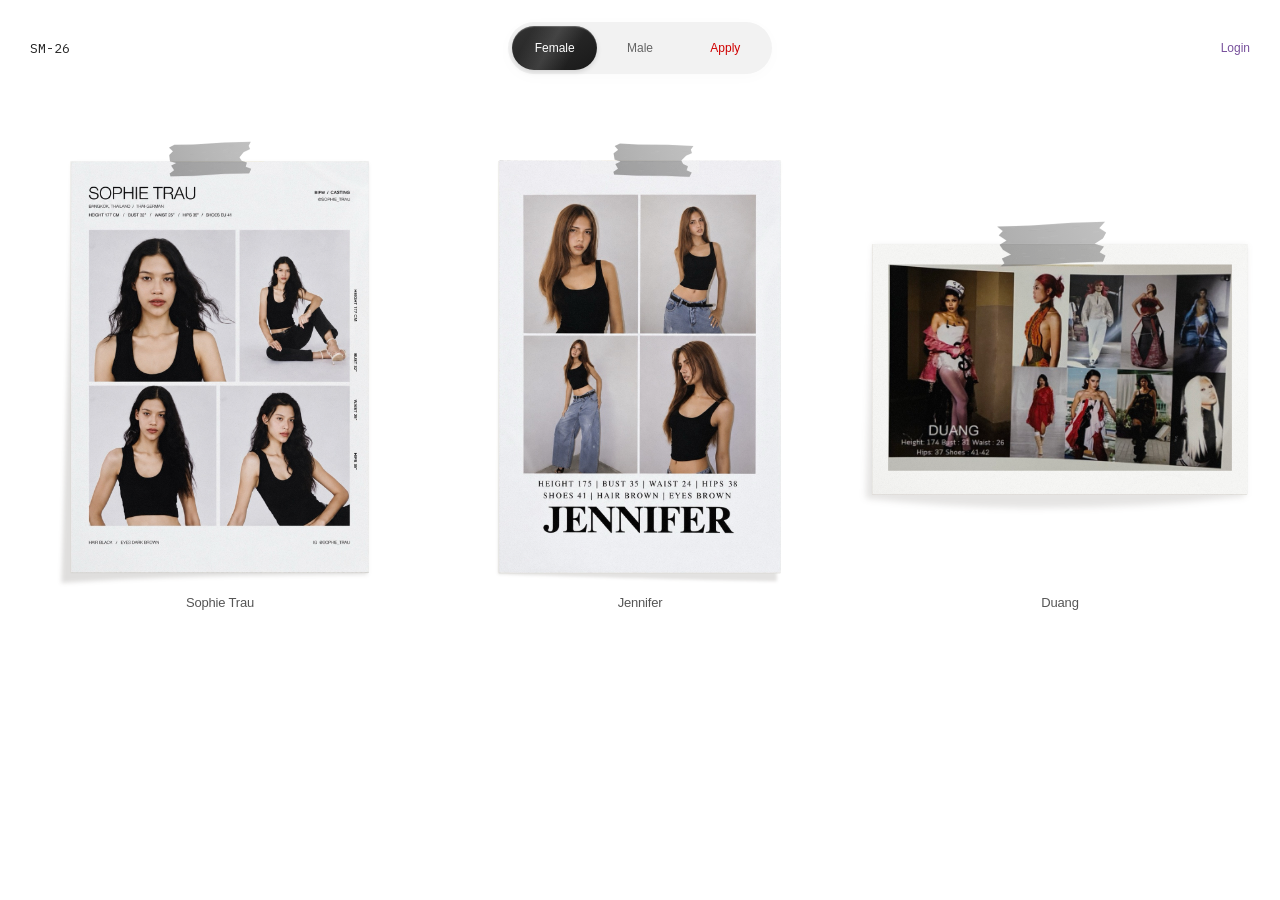
<file: models-concept.html>
<!doctype html>
<html lang="en">
<head>
<meta charset="utf-8"><meta name="viewport" content="width=device-width,initial-scale=1,viewport-fit=cover">
<title>Sophs Model — Models</title>
<style>
@font-face{font-family:Plex;src:url('fonts/IBMPlexMono-Regular.ttf')}
:root{font-family:-apple-system,BlinkMacSystemFont,"Segoe UI",sans-serif;color:#222;background:#fff;font-synthesis:none}
*{box-sizing:border-box}body{margin:0}button,a{-webkit-tap-highlight-color:transparent}button{font:inherit;color:inherit;cursor:pointer}a{color:inherit;text-decoration:none}
header{padding:22px 30px;display:grid;grid-template-columns:1fr auto 1fr;align-items:center;gap:20px;max-width:1700px;margin:auto}
.brand{font:11px Plex,monospace;letter-spacing:normal;white-space:nowrap}
.roster-links{justify-self:end;display:flex;gap:16px;font-size:12px;color:#666}.roster-links a{display:grid;place-items:center;min-height:44px;white-space:nowrap}.roster-links .model-login-link{color:#78519c}

.tabs{--position:0;position:relative;isolation:isolate;display:grid;grid-template-columns:repeat(3,1fr);width:264px;padding:4px;border-radius:999px;background:#f2f2f2;box-shadow:0 3px 16px #00000005;touch-action:pan-y;user-select:none}
.thumb{position:absolute;z-index:-1;inset:4px auto 4px 4px;width:calc((100% - 8px)/3);border-radius:inherit;background:linear-gradient(150deg,#333,#191919);box-shadow:inset 0 1px 1px #ffffff40,0 2px 5px #0002;transform:translateX(calc(var(--position)*100%));transition:transform 360ms cubic-bezier(.42,0,.24,1);overflow:hidden}
.thumb:after{content:"";position:absolute;inset:0;background:linear-gradient(120deg,transparent 20%,#ffffff20,transparent 70%);pointer-events:none}
.tabs button{border:0;background:none;min-height:44px;border-radius:999px;padding:8px 15px;font-size:12px;font-weight:400;transition:color .18s;color:#656565}
.tabs button[aria-pressed=true]{color:#fff}.tabs button[data-division="apply"]{color:#d00000}.tabs.dragging .thumb{transition:none}
main{padding:24px 28px 50px;max-width:1700px;margin:auto}.roster{display:grid;grid-template-columns:repeat(5,minmax(0,1fr));gap:48px 36px}
.model{border:0;background:none;padding:0;min-width:0;text-align:center}.figure{height:clamp(205px,23vw,310px);display:flex;align-items:flex-end;justify-content:center;margin:0 0 16px}
.figure img{width:auto;height:auto;max-width:100%;max-height:100%;object-fit:contain;border-radius:18px;transition:transform .45s ease}
.roster-portrait{height:100%;aspect-ratio:4/5;max-width:100%;overflow:hidden;border-radius:18px;display:block}.roster-portrait img{width:100%;height:100%;object-fit:cover;object-position:center top;border-radius:0}.roster-portrait.sophie img{transform:scale(1.25);transform-origin:50% 0%}.model:hover .roster-portrait{translate:0 -3px}.name{display:block;font-size:13px;font-weight:400;line-height:1.45;letter-spacing:-.015em;color:#555}
.unpictured .figure{border-bottom:1px solid #eee;width:64%;margin-left:auto;margin-right:auto}.unpictured .name{color:#757575}
button:focus-visible,a:focus-visible{outline:2px solid #777;outline-offset:4px}
dialog{border:0;border-radius:18px;padding:26px;width:min(850px,94vw);max-height:90dvh;background:#fff;color:#222;box-shadow:0 20px 80px #0002}
dialog::backdrop{background:#0003;backdrop-filter:blur(8px)}
.close{float:right;border:0;background:#f5f5f5;border-radius:50%;font-size:20px;line-height:1;width:44px;height:44px}
.detail-head{padding:6px 0 24px}.detail-head h1{font-size:20px;font-weight:400;letter-spacing:-.03em;margin:0 0 7px}.detail-head p{font-size:12px;color:#777;margin:0}
.photos{display:grid;grid-template-columns:repeat(4,minmax(0,1fr));gap:12px}.photos figure{margin:0}.photos img{width:100%;aspect-ratio:2/3;object-fit:cover;display:block;border-radius:18px}
figcaption{font:12px -apple-system,BlinkMacSystemFont,"Segoe UI",sans-serif;color:#686868;margin-top:9px;line-height:1.4}
.photo-pending{aspect-ratio:2/3;background:#f4f4f4;border-radius:3px}.photos [hidden]{display:none}
.profile-dimensions{display:flex;justify-content:center;gap:clamp(20px,5vw,52px);margin:20px 0 0;font-size:12px;font-weight:400;line-height:1.5;text-align:center}
.profile-dimensions[hidden]{display:none}.profile-dimensions div{min-width:0}.profile-dimensions dt{color:#777}.profile-dimensions dd{margin:3px 0 0;color:#555;white-space:nowrap}
.booking-action{display:flex;justify-content:center;margin-top:20px}.book-now{min-height:44px;padding:11px 28px;border:0;border-radius:999px;background:linear-gradient(150deg,#333,#191919);color:#fff;font-size:12px;font-weight:400;box-shadow:inset 0 1px 1px #ffffff40,0 2px 5px #0002}
.booking-contact{width:min(400px,92vw);padding:24px;text-align:center}.booking-contact h2{font-size:18px;font-weight:400;letter-spacing:-.02em;margin:14px 44px 20px}.booking-contact .close{position:absolute;right:14px;top:14px}.booking-contact dl{margin:0}.booking-contact dt{font-size:12px;color:#777;margin-top:12px}.booking-contact dd{margin:0;font-size:14px;font-weight:400}.booking-contact a{display:inline-flex;align-items:center;min-height:44px;overflow-wrap:anywhere;max-width:100%}
@media(max-width:540px){.profile-dimensions{gap:0;justify-content:space-between;margin-top:20px;font-size:11px}.profile-dimensions div{flex:1}.profile-dimensions dd{margin-top:3px}}
.roster.entering{animation:reveal 440ms cubic-bezier(.2,.6,.25,1) both}dialog[open]{animation:reveal 280ms ease-out}
@keyframes reveal{from{opacity:0;transform:translateY(7px)}to{opacity:1;transform:translateY(0)}}
@media(max-width:1200px){.roster{grid-template-columns:repeat(3,minmax(0,1fr));gap:38px 24px}.figure{height:clamp(220px,25vw,290px)}header{padding:16px 22px}main{padding:20px 22px 40px}}
@media(min-width:768px){.brand{font-size:13px}}
@media(max-width:540px){header{grid-template-columns:1fr auto;gap:6px 12px;padding:12px 18px}.tabs{grid-column:1/-1;grid-row:2;justify-self:center;width:252px;margin:6px 0 9px}
main{padding:14px 16px 34px}.roster{gap:30px 14px}.figure{height:160px;margin-bottom:12px}.name{font-size:12px;line-height:1.5}.unpictured .figure{margin-bottom:12px}dialog{padding:18px;border-radius:16px}.detail-head h1{font-size:19px}.photos{grid-template-columns:repeat(2,minmax(0,1fr));gap:20px 12px}}
@media(max-width:350px){.roster{grid-template-columns:repeat(2,minmax(0,1fr))}}
@media(prefers-reduced-motion:reduce){*,*:before,*:after{animation:none!important;transition:none!important}}
.booking-contact a[href^="mailto:"]{color:#007aff}.booking-contact a[href^="https://line.me/"]{color:#06c755}
/* Reserve controls first; photographs share the remaining viewport height. */
.model-dialog{width:min(900px,calc(100vw - 24px));height:min(620px,calc(100dvh - 24px));max-height:calc(100dvh - 24px);padding:clamp(12px,2.5vw,24px);overflow:auto}
.model-dialog[open]{display:grid;grid-template-rows:auto minmax(0,1fr) auto auto;gap:12px}
.model-dialog>.close{position:absolute;right:12px;top:12px;float:none;width:auto;min-width:76px;padding:0 14px;border-radius:999px;font-size:12px;font-weight:400}
.model-dialog .detail-head{padding:0 92px 0 0;min-height:44px}
.model-dialog .detail-head h1{font-size:clamp(17px,2vw,20px);margin-bottom:4px}
.model-dialog .photos{min-height:0;grid-template-rows:minmax(0,1fr);gap:12px}
.model-dialog .photos figure{min-height:0;min-width:0;display:grid;grid-template-rows:minmax(0,1fr) auto;gap:6px}
.model-dialog .photos img,.model-dialog .photo-pending{width:100%;height:100%;min-height:0;aspect-ratio:auto;object-fit:contain;border-radius:14px}
.model-dialog figcaption{font-size:11px;line-height:1.25;margin:0}
.model-dialog .profile-dimensions{margin:0;gap:clamp(8px,4vw,40px);font-size:11px}
.model-dialog .booking-action{margin:0}
@media(max-width:540px) and (orientation:portrait){.model-dialog{height:min(760px,calc(100dvh - 24px))}.model-dialog .photos{grid-template-columns:repeat(2,minmax(0,1fr));grid-template-rows:repeat(2,minmax(0,1fr));gap:10px}}
@media(orientation:landscape) and (max-height:540px){.model-dialog[open]{gap:6px;padding:12px}.model-dialog .photos{grid-template-columns:repeat(4,minmax(0,1fr));grid-template-rows:minmax(0,1fr)}.model-dialog .profile-dimensions dd{margin-top:0}.model-dialog .detail-head p{font-size:10px}}
@media(max-height:280px){.model-dialog .photos{min-height:60px}}
/* A quiet six-position roster and a card that unfolds from its portrait. */
main{max-width:1200px;padding-top:clamp(24px,5vh,64px)}
.roster{grid-template-columns:repeat(3,minmax(0,1fr));gap:44px 48px}
.figure{height:clamp(210px,23vw,290px)}
.unpictured .figure{width:100%;max-width:232px;border:0;border-radius:18px;background:#f7f7f7;align-items:center}
.coming-soon{font-size:11px;color:#999;font-weight:400}
.model-dialog{width:min(1040px,calc(100vw - 32px));height:min(650px,calc(100dvh - 32px));background:rgba(255,255,255,.94);backdrop-filter:blur(24px);isolation:isolate}
.model-dialog[open]{animation:none}
.model-dialog::backdrop{background:#ffffff8c;backdrop-filter:blur(14px)}
.turning-portrait{position:absolute;inset:0;width:100%;height:100%;max-width:none;aspect-ratio:auto;z-index:3;pointer-events:none;border-radius:inherit;background:#f5f5f5}
.turning-portrait img{object-fit:cover;object-position:center 25%}
@media(max-width:700px){.roster{grid-template-columns:repeat(2,minmax(0,1fr));gap:28px 20px}.figure{height:clamp(170px,35vw,260px)}}
@media(max-width:540px) and (orientation:portrait){.model-dialog{width:calc(100vw - 24px);height:min(720px,calc(100dvh - 24px))}}
/* Equal breathing room above and below the booking control. */
.model-dialog .booking-action{padding:clamp(12px,2.5vw,24px) 0 12px;min-height:68px}
.model-dialog .profile-dimensions{padding-top:6px}
@media(orientation:landscape) and (max-height:540px){.model-dialog .booking-action{padding-block:4px;min-height:52px}.model-dialog .profile-dimensions{padding-top:0}}

/* Original photographed paper is clipped in the page: no model pixels are redrawn. */
.roster .figure{height:clamp(250px,29vw,370px);align-items:flex-start;margin-bottom:18px}
.roster-portrait.wall-sheet{width:100%;height:100%;max-width:none;aspect-ratio:auto;border-radius:0;overflow:visible;display:block;filter:drop-shadow(2px 5px 3px #00000012);transition:translate .35s ease}
.wall-art{display:block;width:100%;height:100%;overflow:visible}

.model .example-label{display:block;font-size:10px;color:#999;margin-top:3px}
.model-dialog.card-view{width:min(1000px,calc(100vw - 32px));height:min(940px,calc(100dvh - 32px));grid-template-rows:auto minmax(0,1fr) auto}
.model-dialog.card-view .photos{display:block;min-height:0;height:100%}
.model-dialog.card-view .photos figure{height:100%;display:block}
.model-dialog.card-view .wall-art{filter:drop-shadow(2px 5px 4px #0000000e)}
.model-dialog.card-view .profile-dimensions{display:none}
.model-dialog.card-view .booking-action{padding:8px 0 0;min-height:52px}
.turning-portrait.wall-sheet{background:none;border-radius:0;filter:none}
@media(max-width:700px){.roster .figure{height:clamp(220px,47vw,310px)}.roster{gap:36px 20px}}
@media(max-width:540px){main{padding-inline:16px}.roster .figure{height:clamp(205px,53vw,280px)}.roster{gap:32px 16px}.model-dialog.card-view{width:calc(100vw - 16px);height:calc(100dvh - 16px);padding:12px}}
@media(prefers-reduced-motion:reduce){.wall-sheet{transition:none!important}}
/* Flat paper objects, with a readable reverse side. */
main{max-width:1360px}
.roster{column-gap:36px}
.roster .figure{height:clamp(290px,34vw,440px);align-items:center}
.wall-art{overflow:hidden}
.roster-portrait.wall-sheet{filter:drop-shadow(0 2px 2px #0000000d)}
.unpictured .figure{background:none;border-radius:0}
.model-dialog.card-view{border-radius:0;background:#fff;grid-template-rows:auto minmax(0,1fr) auto auto;max-height:calc(100dvh - 16px)}
.model-dialog.card-view .profile-dimensions:not([hidden]){display:flex;flex-wrap:wrap;gap:12px 28px;padding:12px 0;font-size:13px}
.model-dialog.card-view .profile-dimensions dd{color:#222}
.model-dialog.card-view .wall-art{overflow:hidden;filter:none}
@media(max-width:540px){.roster{column-gap:12px}.roster .figure{height:clamp(225px,62vw,330px)}.model-dialog.card-view .profile-dimensions:not([hidden]){gap:10px 16px;font-size:12px}.profile-dimensions div{flex:0 0 auto}}
/* Same material on roster, profile and flip; source photographs stay untouched. */
.roster-portrait.wall-sheet{filter:drop-shadow(-3px 5px 3px #00000016)}
.model-dialog.card-view .wall-art{filter:drop-shadow(-2px 4px 2px #00000012)}
.card-light,.card-sheen{pointer-events:none}
.card-sheen{opacity:.85;transition:opacity .4s ease}
.card-shadow-rest,.card-shadow-lift,.card-contact{transition:opacity .35s ease}
.card-shadow-lift{opacity:0}
@media(hover:hover) and (pointer:fine){
 .model:hover .wall-sheet{translate:0 -5.5px}
 .model:hover .card-sheen{opacity:1}
 .model:hover .card-shadow-rest{opacity:1}
 .model:hover .card-shadow-lift{opacity:.03}
 .model:hover .card-contact{opacity:1}
}
.model:focus-visible .wall-sheet{translate:0 -5.5px}
.model:focus-visible .card-sheen{opacity:1}
.model:focus-visible .card-shadow-rest{opacity:1}
.model:focus-visible .card-shadow-lift{opacity:.03}
.model:focus-visible .card-contact{opacity:1}

@media(prefers-reduced-motion:reduce){.card-sheen,.card-shadow-rest,.card-shadow-lift,.card-contact{animation:none;transition:none}}
/* Phone profiles preserve controls and readable details, even in short landscape views. */
@media(max-width:700px){
 .model-dialog.card-view{padding:16px;max-width:calc(100vw - 16px);gap:8px}
 .model-dialog.card-view .photos{min-height:120px}
 .model-dialog.card-view .profile-dimensions:not([hidden]){display:grid;grid-template-columns:repeat(4,minmax(0,1fr));gap:10px 6px;font-size:12px}
 .model-dialog.card-view .profile-dimensions dd{white-space:normal}
 .model-dialog.card-view .booking-action{min-height:44px;padding:0}
 .roster-links{gap:12px}
}
@media(max-height:500px){.model-dialog.card-view{grid-template-rows:auto minmax(120px,1fr) auto auto;overflow:auto}}
/* Shadows belong to each paper object, rather than a uniform wrapper filter. */
.roster-portrait.wall-sheet{filter:none}
.wall-art{overflow:visible}
/* Three divisions share the same tap, drag and keyboard control. */
.roster.is-empty{position:fixed;inset:0;display:grid;grid-template-columns:1fr;place-items:center;min-height:0;margin:0;padding:24px;pointer-events:none}
header{position:relative;z-index:1}
.applicants-pending{margin:0;font-size:clamp(16px,2vw,22px);font-weight:400;letter-spacing:-.025em;color:#888;text-align:center}
.roster.is-ai{grid-template-columns:minmax(0,390px);justify-content:center}
@media(max-width:540px){.roster.is-ai{grid-template-columns:minmax(0,260px)}.roster.is-ai .figure{height:365px}}
/* Taped roster fronts flip into the original individual-photo profile layout. */
.model-dialog.gallery-view{background:#fff;grid-template-rows:auto minmax(120px,1fr) auto auto}
.gallery-view .photos{display:grid;grid-template-columns:repeat(4,minmax(0,1fr));grid-template-rows:minmax(0,1fr)}
.gallery-view .photos figure{grid-template-rows:minmax(0,1fr);gap:0}
.model-dialog.gallery-view .profile-dimensions:not([hidden]){display:grid;grid-template-columns:repeat(7,minmax(0,1fr));gap:16px 12px;padding:12px 0 4px;font-size:14px}
.gallery-view .profile-dimensions dt{font-weight:400;color:#222}
.gallery-view .profile-dimensions dd{font-size:16px;color:#333;margin-top:5px;white-space:normal}
.gallery-view .official-pending{display:grid;place-items:center;text-align:center;padding:10px;color:#999;font-size:12px;border-radius:14px;height:100%;min-height:0;aspect-ratio:auto}
@media(max-width:540px) and (orientation:portrait){.gallery-view .photos{grid-template-columns:repeat(2,minmax(0,1fr));grid-template-rows:repeat(2,minmax(0,1fr))}.model-dialog.gallery-view .profile-dimensions:not([hidden]){grid-template-columns:repeat(4,minmax(0,1fr));gap:12px 8px;padding:8px 0 2px;font-size:12px}.gallery-view .profile-dimensions dd{font-size:14px;margin-top:3px}.model-dialog.gallery-view{height:calc(100dvh - 24px)}}
/* Touch screens should not retain mouse-hover lifts after tapping. */
@media(hover:none){.model:hover .wall-sheet,.model:hover .roster-portrait{translate:none}.model:hover .card-sheen{opacity:.85}}
@media(pointer:coarse){.tabs button,.roster-links a,.book-now,.close{min-height:48px}.close{min-width:48px}}
@media(max-height:420px){.model-dialog.gallery-view{grid-template-rows:auto minmax(90px,1fr) auto auto;gap:6px}.model-dialog .booking-action{min-height:48px;padding:0}}
.model-dialog.gallery-view .photos.live-final-gallery{overflow-y:auto;grid-template-columns:repeat(3,minmax(0,1fr));grid-template-rows:none;grid-auto-rows:clamp(290px,36vw,440px);gap:28px 22px;align-content:start;align-items:stretch;overscroll-behavior:contain;padding:28px 18px;background:#fff}
.model-dialog.gallery-view .photos.live-final-gallery figure{position:relative;display:block;box-sizing:border-box;height:100%;min-height:0;min-width:0;aspect-ratio:auto;margin:0;padding:8px;background:#fff;border:1px solid #dedfd9;border-radius:1px;box-shadow:2px 5px 7px #00000016}
.model-dialog.gallery-view .photos.live-final-gallery figure::before{content:"";position:absolute;z-index:1;top:-17px;left:47%;width:19px;height:44px;background:url("data:image/svg+xml,%3Csvg%20xmlns%3D%22http%3A%2F%2Fwww.w3.org%2F2000%2Fsvg%22%20width%3D%2228%22%20height%3D%2264%22%20viewBox%3D%220%200%2028%2064%22%3E%3Cdefs%3E%3ClinearGradient%20id%3D%22metal%22%20x1%3D%220%22%20x2%3D%221%22%20y1%3D%220%22%20y2%3D%220%22%3E%3Cstop%20stop-color%3D%22%23777b7d%22%2F%3E%3Cstop%20offset%3D%22.24%22%20stop-color%3D%22%23e9edef%22%2F%3E%3Cstop%20offset%3D%22.48%22%20stop-color%3D%22%23979c9e%22%2F%3E%3Cstop%20offset%3D%22.72%22%20stop-color%3D%22%23f8fafb%22%2F%3E%3Cstop%20offset%3D%221%22%20stop-color%3D%22%2373787a%22%2F%3E%3C%2FlinearGradient%3E%3C%2Fdefs%3E%3Cpath%20d%3D%22M%2019%2021%20V%2047%20C%2019%2056%207%2056%207%2047%20V%2013%20C%207%202%2023%202%2023%2013%20V%2048%20C%2023%2063%203%2063%203%2048%20V%2020%22%20fill%3D%22none%22%20stroke%3D%22%23000%22%20stroke-opacity%3D%22.12%22%20stroke-width%3D%222.2%22%20stroke-linecap%3D%22round%22%20transform%3D%22translate%281.2%201.5%29%22%2F%3E%3Cpath%20d%3D%22M%2019%2021%20V%2047%20C%2019%2056%207%2056%207%2047%20V%2013%20C%207%202%2023%202%2023%2013%20V%2048%20C%2023%2063%203%2063%203%2048%20V%2020%22%20fill%3D%22none%22%20stroke%3D%22url%28%23metal%29%22%20stroke-width%3D%221.6%22%20stroke-linecap%3D%22round%22%2F%3E%3C%2Fsvg%3E") center/contain no-repeat;transform:rotate(12deg);pointer-events:none}
.model-dialog.gallery-view .photos.live-final-gallery figure:nth-child(3n+2)::before{transform:rotate(-8deg);left:49%}
.model-dialog.gallery-view .photos.live-final-gallery figure:nth-child(3n)::before{transform:rotate(7deg);left:45%}
.live-final-gallery figure>a:first-child{width:100%;height:100%;min-height:0;display:block;background:#fff}
.model-dialog.gallery-view .photos.live-final-gallery img{width:100%;height:100%;object-fit:cover;object-position:50% 30%;border-radius:0}
.live-final-gallery figure>a:focus-visible{outline:2px solid #555;outline-offset:2px}
.gallery-message{grid-column:1/-1}
@media(max-width:700px){.model-dialog.gallery-view .photos.live-final-gallery{grid-template-columns:repeat(2,minmax(0,1fr));grid-auto-rows:clamp(220px,55vw,340px);gap:24px 12px;padding:24px 10px}.model-dialog.gallery-view .photos.live-final-gallery figure{padding:6px}}
/* Centre the three-item second row on phone and tablet layouts. */
@media(max-width:900px){
 .model-dialog.gallery-view .profile-dimensions:not([hidden]){grid-template-columns:repeat(8,minmax(0,1fr));gap:12px 8px}
 .model-dialog.gallery-view .profile-dimensions>div{grid-column:span 2}
 .model-dialog.gallery-view .profile-dimensions>div:nth-child(5){grid-column:2 / span 2}
 .model-dialog.gallery-view .profile-dimensions>div:nth-child(6){grid-column:4 / span 2}
 .model-dialog.gallery-view .profile-dimensions>div:nth-child(7){grid-column:6 / span 2}
}
</style>
<script defer src="website-gallery.js"></script>
</head>
<body>
<header><span class="brand">SM-26</span><nav class="tabs" aria-label="Models and application"><span class="thumb" aria-hidden="true"></span><button aria-pressed="true" data-division="female" aria-controls="roster">Female</button><button aria-pressed="false" data-division="male" aria-controls="roster">Male</button><button aria-pressed="false" data-division="apply">Apply</button></nav><nav class="roster-links" aria-label="Account and navigation"><a class="model-login-link" href="model-login.html" target="_parent">Login</a></nav></header>
<main><section id="roster" class="roster" aria-label="Model roster"></section></main>
<dialog class="model-dialog" aria-labelledby="model-name"><button class="close" aria-label="Back to models">← Back</button><div class="detail-head"><h1 id="model-name"></h1><p id="model-reference"></p></div><div class="photos"></div><dl class="profile-dimensions" aria-label="Measurements" hidden></dl><div class="booking-action"><button class="book-now" aria-haspopup="dialog">Book Model</button></div></dialog>
<dialog class="booking-contact" aria-labelledby="booking-title"><button class="close" aria-label="Close booking contacts">×</button><h2 id="booking-title">Book Model</h2><dl><dt>Email</dt><dd><a href="mailto:sophsmodels@gmail.com">sophsmodels@gmail.com</a></dd><dt>LINE</dt><dd><a href="https://line.me/R/ti/p/%40799zcfji" target="_blank" rel="noopener noreferrer" aria-label="Add Sophs Model on LINE">Add us on LINE ↗</a></dd></dl></dialog>
<script>
const roster=document.querySelector('.roster'),dialog=document.querySelector('dialog'),tabs=document.querySelector('.tabs'),buttons=[...tabs.querySelectorAll('button')];
const base='assets/';
const divisions={female:['Sophie Trau','Jennifer','Duang'],male:[]};
// User-supplied wall references for the represented model roster.
// Coordinates are measured on the displayed source photo, before viewport scaling.
const wallCards={
 'Sophie Trau':{file:'wall-cards/sophie-card-web.jpg',size:[1086,1448],box:[50,8,986,1422],paper:[50,68,986,1362],outline:'50,68 382,68 382,8 688,8 688,68 1036,68 1036,1430 50,1430'},
 'Jennifer':{file:'wall-cards/jennifer-card-web.jpg',size:[1086,1448],box:[102,46,884,1348],paper:[102,101,884,1293],outline:'102,101 427,101 427,46 659,46 659,101 986,101 986,1394 102,1394'},
 'Duang':{file:'wall-cards/duang-card-web.jpg',size:[1368,1824],box:[0,0,1200,860],paper:[0,60,1200,800],flatOriginal:true},
};
// Transcribed from the supplied paper cards; no invented model attributes.
const modelDetails={
 'Sophie Trau':[['Height','177 cm'],['Bust','32″'],['Waist','25″'],['Hips','35″'],['Shoes','EU 41'],['Hair','Black'],['Eyes','Dark brown']],
 'Jennifer':[['Height','175 cm'],['Bust','35″'],['Waist','24″'],['Hips','38″'],['Shoes','41'],['Hair','Brown'],['Eyes','Brown']],
 'Duang':[['Height','174 cm'],['Bust','31″'],['Waist','26″'],['Hips','37″'],['Shoes','41–42']]
};
let sheetId=0;
function paperArtwork(name){
 const card=wallCards[name],ns='http://www.w3.org/2000/svg';
 const make=(tag,attrs)=>{const el=document.createElementNS(ns,tag);Object.entries(attrs).forEach(([key,value])=>el.setAttribute(key,String(value)));return el;};
 const svg=make('svg',{viewBox:card.box.join(' '),class:'wall-art',role:'img','aria-label':name+' — taped model comp card',preserveAspectRatio:'xMidYMid meet'});
 if(card.flatOriginal){
  // Present the original print on a square-edged paper surface; no generated face.
  svg.append(make('rect',{x:0,y:60,width:1200,height:800,fill:'#f8f8f6'}));
  const print=make('svg',{x:50,y:125,width:1100,height:660,viewBox:'130 555 1090 648',preserveAspectRatio:'none',overflow:'hidden'});
  print.append(make('image',{href:base+card.file,width:1368,height:1824,preserveAspectRatio:'none'}));
  svg.append(print);return finishCard(svg,card,make);
 }
 const id='paper-edge-'+(++sheetId),defs=make('defs',{}),clip=make('clipPath',{id});
 const [px,py,pw,ph]=card.paper;
 clip.append(make('rect',{x:px,y:py,width:pw,height:ph}));defs.append(clip);
 const image=make('image',{href:base+card.file,width:card.size[0],height:card.size[1],preserveAspectRatio:'none','clip-path':'url(#'+id+')'});
 svg.append(defs,image);
 // Hide the photographed tape remnant on the blank top margin before the new strip.
 svg.append(make('rect',{x:px+pw*.29,y:py,width:pw*.42,height:pw*.045,fill:'#f3f3f5'}));
 return finishCard(svg,card,make);
}
// Shared default for every model: thick satin stock, illuminated from top right.
function finishCard(svg,card,make){
 const [x,y,w,h]=card.paper||card.box,[bx,by,bw,bh]=card.box,depth=w*.0012;
 const top=Math.min(by,y-w*.06);
 svg.setAttribute('viewBox',[bx-w*.012,top-w*.008,bw+w*.024,by+bh-top+w*.02].join(' '));
 const id='card-finish-'+(++sheetId),defs=make('defs',{});
 // Different attachment shapes, all projecting down-left from the top-right light.
 const material=card.file.includes('sophie')?0:card.file.includes('jennifer')?1:card.flatOriginal?2:3;
 const shadowFilter=make('filter',{id:id+'-shadow',x:'-30%',y:'-25%',width:'160%',height:'170%','color-interpolation-filters':'sRGB'});
 shadowFilter.append(make('feGaussianBlur',{stdDeviation:w*[.008,.005,.009,.006][material]}));defs.append(shadowFilter);
 const contours=[
  `M ${x+5} ${y+8} L ${x+w-4} ${y+8} L ${x+w-6} ${y+h+5} Q ${x+w*.32} ${y+h+9} ${x-w*.033} ${y+h+w*.035} Q ${x-w*.018} ${y+h*.7} ${x+5} ${y+8} Z`,
  `M ${x+2} ${y+6} L ${x+w-4} ${y+6} Q ${x+w-w*.026} ${y+h*.72} ${x+w-w*.014} ${y+h+w*.03} Q ${x+w*.65} ${y+h+w*.026} ${x-3} ${y+h+4} Z`,
  `M ${x+3} ${y+7} L ${x+w-4} ${y+7} L ${x+w-8} ${y+h+8} Q ${x+w*.46} ${y+h+w*.065} ${x-w*.018} ${y+h+w*.012} Z`,
  `M ${x+3} ${y+5} L ${x+w-3} ${y+6} L ${x+w-7} ${y+h+12} Q ${x+w*.28} ${y+h+w*.024} ${x-w*.022} ${y+h+8} Q ${x-w*.031} ${y+h*.43} ${x+3} ${y+5} Z`
 ];
 const shadow=make('path',{class:'card-shadow-rest',d:contours[material],fill:'#39342c','fill-opacity':[.16,.14,.13,.15][material],filter:'url(#'+id+'-shadow)'});
 const contact=make('rect',{class:'card-contact',x:x-w*.0015,y:y+w*.002,width:w,height:h,fill:'#3b352b','fill-opacity':'.08'});
 // Retain the dark core and contact shadow; add a softer outer silhouette on lift.
 const liftedFilter=make('filter',{id:id+'-lift-shadow',x:'-35%',y:'-30%',width:'175%',height:'185%','color-interpolation-filters':'sRGB'});
 liftedFilter.append(make('feGaussianBlur',{stdDeviation:w*.012}));defs.append(liftedFilter);
 const lifted=make('g',{class:'card-shadow-lift','pointer-events':'none'});
 lifted.append(make('path',{d:contours[material],fill:'#39342c','fill-opacity':'.10',filter:'url(#'+id+'-lift-shadow)',transform:`translate(${x-w*.0125} ${y+h*.023}) scale(1.0125 1.009) translate(${-x} ${-y})`}));
 const light=make('linearGradient' ,{id:id+'-light',x1:'100%',y1:'0%',x2:'0%',y2:'100%'});
 for(const [offset,color,opacity] of [['0%','#fff','.065'],['38%','#fff','.012'],['75%','#fff','0'],['100%','#302b22','.025']]) light.append(make('stop',{offset,'stop-color':color,'stop-opacity':opacity}));
 defs.append(light);
 const edge=make('rect',{x:x-depth,y:y+depth,width:w,height:h,fill:'#e5e2dc',stroke:'#dedbd5','stroke-width':depth*.35});
 svg.prepend(defs,shadow,lifted,contact,edge);
 // Fine, neutral paper tooth: a translucent texture, not a change to the photos.
 const tooth=make('filter',{id:id+'-tooth',x:0,y:0,width:'100%',height:'100%','color-interpolation-filters':'sRGB'});
 tooth.append(make('feTurbulence',{type:'fractalNoise',baseFrequency:'.7',numOctaves:3,seed:material+11,stitchTiles:'stitch'}));
 tooth.append(make('feColorMatrix',{type:'saturate',values:0}));defs.append(tooth);
 svg.append(make('rect',{class:'paper-tooth',x,y,width:w,height:h,opacity:'.055',filter:'url(#'+id+'-tooth)','pointer-events':'none'}));
 svg.append(make('rect',{x,y,width:w,height:h,fill:'url(#'+id+'-light)',class:'card-light'}));
 // A bowed print catches the top-right light at its edge, with a faint handling crease.
 // Normalized geometry keeps the light and softness consistent at every viewport.
 const glossClip=make('clipPath',{id:id+'-gloss-clip'});
 glossClip.append(make('rect',{x:0,y:0,width:1,height:1}));defs.append(glossClip);
 const gloss=make('g',{class:'card-sheen','pointer-events':'none','aria-hidden':'true',transform:`translate(${x} ${y}) scale(${w} ${h})`,'clip-path':'url(#'+id+'-gloss-clip)'});
 const soft=make('filter',{id:id+'-gloss-soft',x:'-50%',y:'-50%',width:'200%',height:'200%','color-interpolation-filters':'sRGB'});
 soft.append(make('feGaussianBlur',{stdDeviation:'.007 .005'}));defs.append(soft);
 const fade=make('linearGradient',{id:id+'-gloss-fade',x1:'100%',y1:'0%',x2:'0%',y2:'100%'});
 for(const [offset,opacity] of [['0%','.045'],['18%','.30'],['42%','.19'],['72%','.045'],['100%','0']]) fade.append(make('stop',{offset,'stop-color':'#fff','stop-opacity':opacity}));
 defs.append(fade);
 const bends=[
  'M 1.03 .08 C .86 .19 .94 .33 .90 .48 C .88 .57 .89 .64 .91 .75',
  'M 1.02 .17 C .85 .28 .91 .42 .90 .56 C .89 .68 .86 .77 .89 .90',
  'M 1.03 .05 C .97 .21 .99 .45 .94 .65 C .91 .78 .82 .85 .68 .88',
  'M 1.02 .11 C .92 .20 .96 .37 .93 .51 C .91 .62 .94 .73 .89 .85'
 ];
 gloss.append(make('path',{d:bends[material],fill:'none',stroke:'url(#'+id+'-gloss-fade)','stroke-width':'.085',filter:'url(#'+id+'-gloss-soft)'}));
 const creases=[
  'M .76 -.02 C .84 .025 .91 .065 1.02 .075',
  'M -.015 .64 C .045 .65 .095 .70 .12 .76 C .135 .795 .15 .82 .18 .835',
  'M .64 1.015 C .68 .945 .735 .905 .79 .91 C .85 .915 .89 .955 .92 1.015',
  'M .77 -.02 C .87 .045 .91 .08 1.02 .095'
 ];
 // Sophie retains her approved corner fold, with exactly 30% more contrast.
 // Jennifer has a left-edge handling dent; Duang a shallow thumb dent at the bottom.
 const creaseStrength=material===0?1.3:1;
 const creaseGroup=make('g',{class:'paper-crease'});
 if(material===1||material===2){
  const creaseFade=make('linearGradient',{id:id+'-crease-fade',x1:'0%',y1:'0%',x2:'100%',y2:'0%'});
  for(const [offset,opacity] of [['0%','0'],['20%','.85'],['45%','1'],['72%','.65'],['100%','0']]) creaseFade.append(make('stop',{offset,'stop-color':'#fff','stop-opacity':opacity}));
  const creaseMask=make('mask',{id:id+'-crease-mask',maskContentUnits:'objectBoundingBox'});
  creaseMask.append(make('rect',{width:1,height:1,fill:'url(#'+id+'-crease-fade)'}));defs.append(creaseFade,creaseMask);
  creaseGroup.setAttribute('mask','url(#'+id+'-crease-mask)');
 }
 creaseGroup.append(make('path',{d:creases[material],fill:'none',stroke:'#625c50','stroke-opacity':.022*creaseStrength,'stroke-width':'.018',transform:'translate(-.004 .006)',filter:'url(#'+id+'-gloss-soft)'}));
 creaseGroup.append(make('path',{d:creases[material],fill:'none',stroke:'#fff','stroke-opacity':.24*creaseStrength,'stroke-width':'.020',filter:'url(#'+id+'-gloss-soft)'}));
 gloss.append(creaseGroup);
 svg.append(gloss);
 svg.append(make('path',{d:`M ${x} ${y} H ${x+w} V ${y+h}`,fill:'none',stroke:'#fff','stroke-opacity':'.55','stroke-width':depth*.45,class:'card-light'}));
 // Shared material: every present and future card uses the same tape construction.
 appendPaperTape(svg,{paper:[x,y,w,h],seed:card.file,id},make);
 return svg;
}
// Reusable tape in paper coordinates. Keep the substrate boundary horizontal,
// independently of the strip angle. See TAPE-MATERIAL.md for the material contract.
function appendPaperTape(svg,{paper:[x,y,w,h],seed:assetKey,id},make){
 let seed=[...assetKey].reduce((n,c)=>(Math.imul(n,31)+c.charCodeAt(0))>>>0,7);
 const random=()=>{seed=(Math.imul(seed,1664525)+1013904223)>>>0;return seed/4294967296;};
 const tw=w*(.25+random()*.055),th=w*(.095+random()*.018);
 const tx=x+w*(.46+random()*.09)-tw/2,ty=y-th*(.48+random()*.10);
 const angle=(random()-.5)*8,cx=tx+tw/2,cy=ty+th/2,radians=angle*Math.PI/180;
 const rotate=([px,py])=>[cx+(px-cx)*Math.cos(radians)-(py-cy)*Math.sin(radians),cy+(px-cx)*Math.sin(radians)+(py-cy)*Math.cos(radians)];
 const defs=make('defs',{}),tape=make('g',{class:'card-tape','pointer-events':'none','aria-hidden':'true','data-tape-seed':assetKey});
 const tears=[
  [[[.03,0],[0,.12],[.075,.22],[.018,.30],[.045,.43],[.012,.56],[.13,.61],[.032,.68],[.065,.82],[0,1]],[[.97,0],[1,.16],[.95,.25],[.985,.34],[.90,.40],[.965,.51],[.93,.62],[1,.72],[.955,.87],[.98,1]]],
  [[[.08,0],[.02,.08],[.065,.20],[.015,.32],[.025,.52],[.10,.58],[.035,.66],[.07,.81],[.015,.91],[.025,1]],[[1,0],[.97,.12],[.985,.23],[.91,.32],[.855,.48],[.88,.59],[.94,.66],[.925,.79],[.99,.86],[.965,1]]],
  [[[.02,0],[.11,.12],[.065,.25],[.14,.36],[.10,.43],[.075,.59],[.04,.64],[.07,.77],[.01,.89],[.03,1]],[[.94,0],[.985,.08],[.95,.21],[1,.32],[.96,.40],[.99,.49],[.92,.57],[.985,.71],[.955,.84],[1,1]]],
  [[[.01,0],[.055,.12],[.01,.22],[.085,.36],[.02,.46],[.045,.59],[.12,.72],[.035,.81],[.06,.93],[.02,1]],[[.98,0],[.93,.15],[.99,.27],[.96,.41],[.88,.54],[.965,.62],[.92,.76],[.975,.85],[.95,1]]]
 ];
 const [left,right]=tears[Math.floor(random()*tears.length)];
 const points=[...left.slice(0,1),[.31,.015],[.68,-.01],...right,[.67,.99],[.3,1.015],...left.slice(1).reverse()]
  .map(([u,v],i)=>rotate([tx+(u+(i%3===0?(random()-.5)*.012:0))*tw,ty+v*th]));
 const outline='M '+points.map(p=>p.join(' ')).join(' L ')+' Z';
 const clip=make('clipPath',{id:id+'-tape-clip',clipPathUnits:'userSpaceOnUse'});clip.append(make('path',{d:outline}));defs.append(clip);
 const pigment=make('linearGradient',{id:id+'-tape',gradientUnits:'userSpaceOnUse',x1:tx+tw,y1:ty,x2:tx,y2:ty+th});
 pigment.append(make('stop',{offset:'0%','stop-color':'#909090','stop-opacity':'.48'}),make('stop',{offset:'100%','stop-color':'#777777','stop-opacity':'.55'}));defs.append(pigment);
 tape.append(make('path',{d:outline,transform:`translate(${-w*.0007} ${w*.0015})`,fill:'#333333','fill-opacity':'.085'}));
 tape.append(make('path',{class:'tape-wall',d:outline,fill:'url(#'+id+'-tape)',stroke:'#626262','stroke-opacity':'.14','stroke-width':w*.0005}));
 const surface=make('g',{'clip-path':'url(#'+id+'-tape-clip)'});
 // Added pigment only where the tape contacts paper; the wall portion stays translucent.
 surface.append(make('rect',{class:'tape-paper',x,y,width:w,height:h,fill:'#777777','fill-opacity':.15+random()*.025}));
 const grain=make('g',{transform:`rotate(${angle} ${cx} ${cy})`});
 for(let i=0;i<42;i++){
  const gx=tx+random()*tw,gy=ty+random()*th;
  grain.append(make('path',{d:`M ${gx} ${gy} l ${tw*(.015+random()*.065)} ${th*(random()-.5)*.025}`,stroke:i%3?'#f4f4f4':'#505050','stroke-opacity':i%3?'.13':'.065','stroke-width':w*.0009}));
 }
 surface.append(grain);
 // A tiny light-facing shoulder and underside ridge bridge the paper's thickness.
 // These do not rotate with the strip: both are clipped to its actual torn outline.
 const edgeBend=w*(.0005+random()*.0004),ridge=`M ${tx-tw*.1} ${y} Q ${cx} ${y+edgeBend} ${tx+tw*1.1} ${y}`;
 surface.append(make('path',{class:'tape-edge-shadow',d:ridge,transform:`translate(0 ${w*.001})`,fill:'none',stroke:'#454545','stroke-opacity':'.14','stroke-width':w*.0013}));
 surface.append(make('path',{class:'tape-edge-light',d:ridge,transform:`translate(0 ${-w*.0006})`,fill:'none',stroke:'#fafafa','stroke-opacity':'.20','stroke-width':w*.001}));
 tape.append(surface);svg.append(defs,tape);
 return tape;
}
let current='female',gesture=null,suppressClick=false,settleTimer;
let profileSource=null,profileAnimations=[],profileClosing=false;
function clearProfileMotion(){profileAnimations.forEach(animation=>animation.cancel());profileAnimations=[];dialog.querySelector('.turning-portrait')?.remove();}
function unfoldProfile(source,closing=false){
 clearProfileMotion();
 if(matchMedia('(prefers-reduced-motion: reduce)').matches){if(closing)dialog.close();return;}
 const start=source.querySelector('.roster-portrait').getBoundingClientRect(),end=dialog.getBoundingClientRect();
 const portrait=source.querySelector('.roster-portrait').cloneNode(true);
 portrait.replaceChildren(paperArtwork(source.dataset.model));
 portrait.classList.add('turning-portrait');portrait.setAttribute('aria-hidden','true');dialog.append(portrait);
 const timing={duration:760,easing:'cubic-bezier(.4,0,.2,1)',fill:'both',direction:closing?'reverse':'normal'};
 const sx=start.width/end.width,sy=start.height/end.height;
 const dx=start.left+start.width/2-end.left-end.width/2,dy=start.top+start.height/2-end.top-end.height/2;
 // The paper turns edge-on; the readable profile appears on the reverse face.
 profileAnimations.push(dialog.animate([
  {transform:`perspective(1600px) translate(${dx}px,${dy}px) rotateY(0deg) scale(${sx},${sy})`,offset:0},
  {transform:`perspective(1600px) translate(${dx*.4}px,${dy*.4}px) rotateY(90deg) scale(.75)`,offset:.49},
  {transform:`perspective(1600px) translate(${dx*.4}px,${dy*.4}px) rotateY(-90deg) scale(.75)`,offset:.5},
  {transform:'perspective(1600px) translate(0,0) rotateY(0deg) scale(1)',offset:1}
 ],timing));
 profileAnimations.push(portrait.animate([{opacity:1,offset:0},{opacity:1,offset:.49},{opacity:0,offset:.5},{opacity:0,offset:1}],timing));
 const content=[...dialog.children].filter(child=>child!==portrait);
 content.forEach(child=>profileAnimations.push(child.animate([{opacity:0,offset:0},{opacity:0,offset:.49},{opacity:1,offset:.5},{opacity:1,offset:1}],timing)));
 profileAnimations[0].finished.then(()=>{clearProfileMotion();if(closing)dialog.close();}).catch(()=>{});
}
function closeProfile(){
 if(profileClosing||!dialog.open)return;
 profileClosing=true;
 if(!profileSource?.isConnected){dialog.close();return;}
 unfoldProfile(profileSource,true);
}
function openProfile(name,index,division,source){
 profileClosing=false;
 profileSource=source;
 document.querySelector('#model-name').textContent=name;
 document.querySelector('#model-reference').textContent='SMR-'+(division==='female'?'F':'M')+String(index+1).padStart(2,'0');
 dialog.classList.remove('card-view');dialog.classList.add('gallery-view');
 const card=wallCards[name];
 const dimensions=document.querySelector('.profile-dimensions');
 const facts=modelDetails[name]||[];
 dimensions.replaceChildren(...facts.map(([label,value])=>{const row=document.createElement('div'),dt=document.createElement('dt'),dd=document.createElement('dd');dt.textContent=label;dd.textContent=value;row.append(dt,dd);return row;}));
 dimensions.hidden=!facts.length;
 const galleries={
  'Sophie Trau':[['sophie-trau-000-web.jpg','Portrait'],['sophie-trau-other-v2-web.jpg','Other'],['sophie-trau-002-web.jpg','Mid-length'],['sophie-trau-003-web.jpg','Three-quarter portrait']],
 };
 const shots=galleries[name]||[[null,'Portrait'],[null,'Side profile'],[null,'Full length'],[null,'Additional photo']];
 document.querySelector('.photos').replaceChildren(...shots.map(([file,label])=>{
  const figure=document.createElement('figure');
  if(file){const photo=document.createElement('img');photo.src=base+file;photo.alt=name+' — '+label;photo.decoding='async';figure.append(photo);}
  else{const pending=document.createElement('div');pending.className='photo-pending official-pending';pending.textContent='Photos coming soon';figure.append(pending);}
  return figure;
 }));
 const finalGallery=window.sophsFinalGallery||window.SophieWebsiteGallery;if(finalGallery)finalGallery.mount(name==='Sophie Trau'?document.querySelector('.photos'):null);
 document.querySelector('.book-now').hidden=false;
 dialog.showModal();
 unfoldProfile(source);
}
function render(division){
 current=division;roster.classList.toggle('is-empty',division==='male');roster.replaceChildren(...divisions[division].map((name,index)=>{
  const card=document.createElement(name?'button':'div'),figure=document.createElement('span'),label=document.createElement('span');
  card.className='model';if(name)card.dataset.model=name;if(name)card.setAttribute('aria-label','View '+name);figure.className='figure';label.className='name';label.textContent=name||'N/A';
  if(wallCards[name]){const frame=document.createElement('span');frame.className='roster-portrait wall-sheet';frame.append(paperArtwork(name));figure.append(frame);}
  else{card.classList.add('unpictured');const pending=document.createElement('span');pending.className='coming-soon';pending.textContent='Coming soon';figure.append(pending);}
  card.append(figure,label);if(name)card.addEventListener('click',()=>openProfile(name,index,division,card));return card;
 }));
 if(division==='male'){const pending=document.createElement('p');pending.className='applicants-pending';pending.textContent='Coming Soon';roster.append(pending);}
 roster.classList.remove('entering');requestAnimationFrame(()=>roster.classList.add('entering'));
}
function select(division,immediate=false){
 if(window.parent!==window&&division!=='apply') window.parent.modelingSetDivision?.(division);
 clearTimeout(settleTimer);tabs.classList.remove('dragging');tabs.style.setProperty('--position',buttons.findIndex(button=>button.dataset.division===division));
 buttons.forEach(button=>button.setAttribute('aria-pressed',String(button.dataset.division===division)));
 if(division==='apply'){
  const openApplication=()=>{
   // Restore the previous division so closing Apply never reopens it automatically.
   select(current,true);
   if(window.parent!==window&&window.parent.modelingNavigate)window.parent.modelingNavigate('apply');
   else window.location.assign('./#apply');
  };
  settleTimer=setTimeout(openApplication,matchMedia('(prefers-reduced-motion: reduce)').matches?0:220);
  return;
 }
 current=division;
 if(immediate)render(division);else settleTimer=setTimeout(()=>render(division),matchMedia('(prefers-reduced-motion: reduce)').matches?0:220);
}
buttons.forEach(button=>button.addEventListener('click',()=>{if(suppressClick)return;select(button.dataset.division)}));
tabs.addEventListener('keydown',event=>{if(['ArrowLeft','ArrowRight','Home','End'].includes(event.key)){event.preventDefault();const at=buttons.findIndex(button=>button.dataset.division===current);const index=event.key==='Home'?0:event.key==='End'?2:Math.max(0,Math.min(2,at+(event.key==='ArrowRight'?1:-1)));select(buttons[index].dataset.division);buttons[index].focus()}});
tabs.addEventListener('pointerdown',event=>{if(!event.isPrimary||event.button!==0)return;gesture={id:event.pointerId,x:event.clientX,y:event.clientY,initial:buttons.findIndex(button=>button.dataset.division===current),position:buttons.findIndex(button=>button.dataset.division===current),moved:false}});
tabs.addEventListener('pointermove',event=>{
 if(!gesture||event.pointerId!==gesture.id)return;
 const dx=event.clientX-gesture.x,dy=event.clientY-gesture.y;
 if(!gesture.moved&&Math.abs(dy)>Math.abs(dx)&&Math.abs(dy)>7){gesture=null;return}
 if(Math.abs(dx)>6){gesture.moved=true;tabs.classList.add('dragging');tabs.setPointerCapture(event.pointerId)}
 if(gesture.moved){gesture.position=Math.max(0,Math.min(2,gesture.initial+dx/((tabs.getBoundingClientRect().width-8)/3)));tabs.style.setProperty('--position',gesture.position)}
});
function finish(event,cancelled=false){
 if(!gesture||event.pointerId!==gesture.id)return;
 const ended=gesture;gesture=null;
 if(tabs.hasPointerCapture(event.pointerId))tabs.releasePointerCapture(event.pointerId);
 if(ended.moved){suppressClick=true;select(cancelled?current:buttons[Math.round(ended.position)].dataset.division);setTimeout(()=>suppressClick=false,0)}
}
tabs.addEventListener('pointerup',event=>finish(event));tabs.addEventListener('pointercancel',event=>finish(event,true));
dialog.addEventListener('cancel',event=>{event.preventDefault();closeProfile();});
dialog.addEventListener('close',()=>{(window.sophsFinalGallery||window.SophieWebsiteGallery)?.mount(null);profileClosing=false;clearProfileMotion();profileSource?.focus({preventScroll:true});});
document.querySelector('.close').addEventListener('click',closeProfile);
const bookingContact=document.querySelector('.booking-contact');
document.querySelector('.book-now').addEventListener('click',()=>bookingContact.showModal());
bookingContact.querySelector('.close').addEventListener('click',()=>bookingContact.close());
bookingContact.addEventListener('click',event=>{if(event.target===bookingContact){const r=bookingContact.getBoundingClientRect();if(event.clientX<r.left||event.clientX>r.right||event.clientY<r.top||event.clientY>r.bottom)bookingContact.close()}});
dialog.addEventListener('click',event=>{if(event.target===dialog){const r=dialog.getBoundingClientRect();if(event.clientX<r.left||event.clientX>r.right||event.clientY<r.top||event.clientY>r.bottom)closeProfile()}});
select('female',true);
document.querySelectorAll('[data-roster-nav]').forEach(link=>link.addEventListener('click',event=>{
 if(window.parent!==window&&window.parent.modelingNavigate){event.preventDefault();window.parent.modelingNavigate(link.dataset.rosterNav);}
}));
</script>
</body></html>
</file>
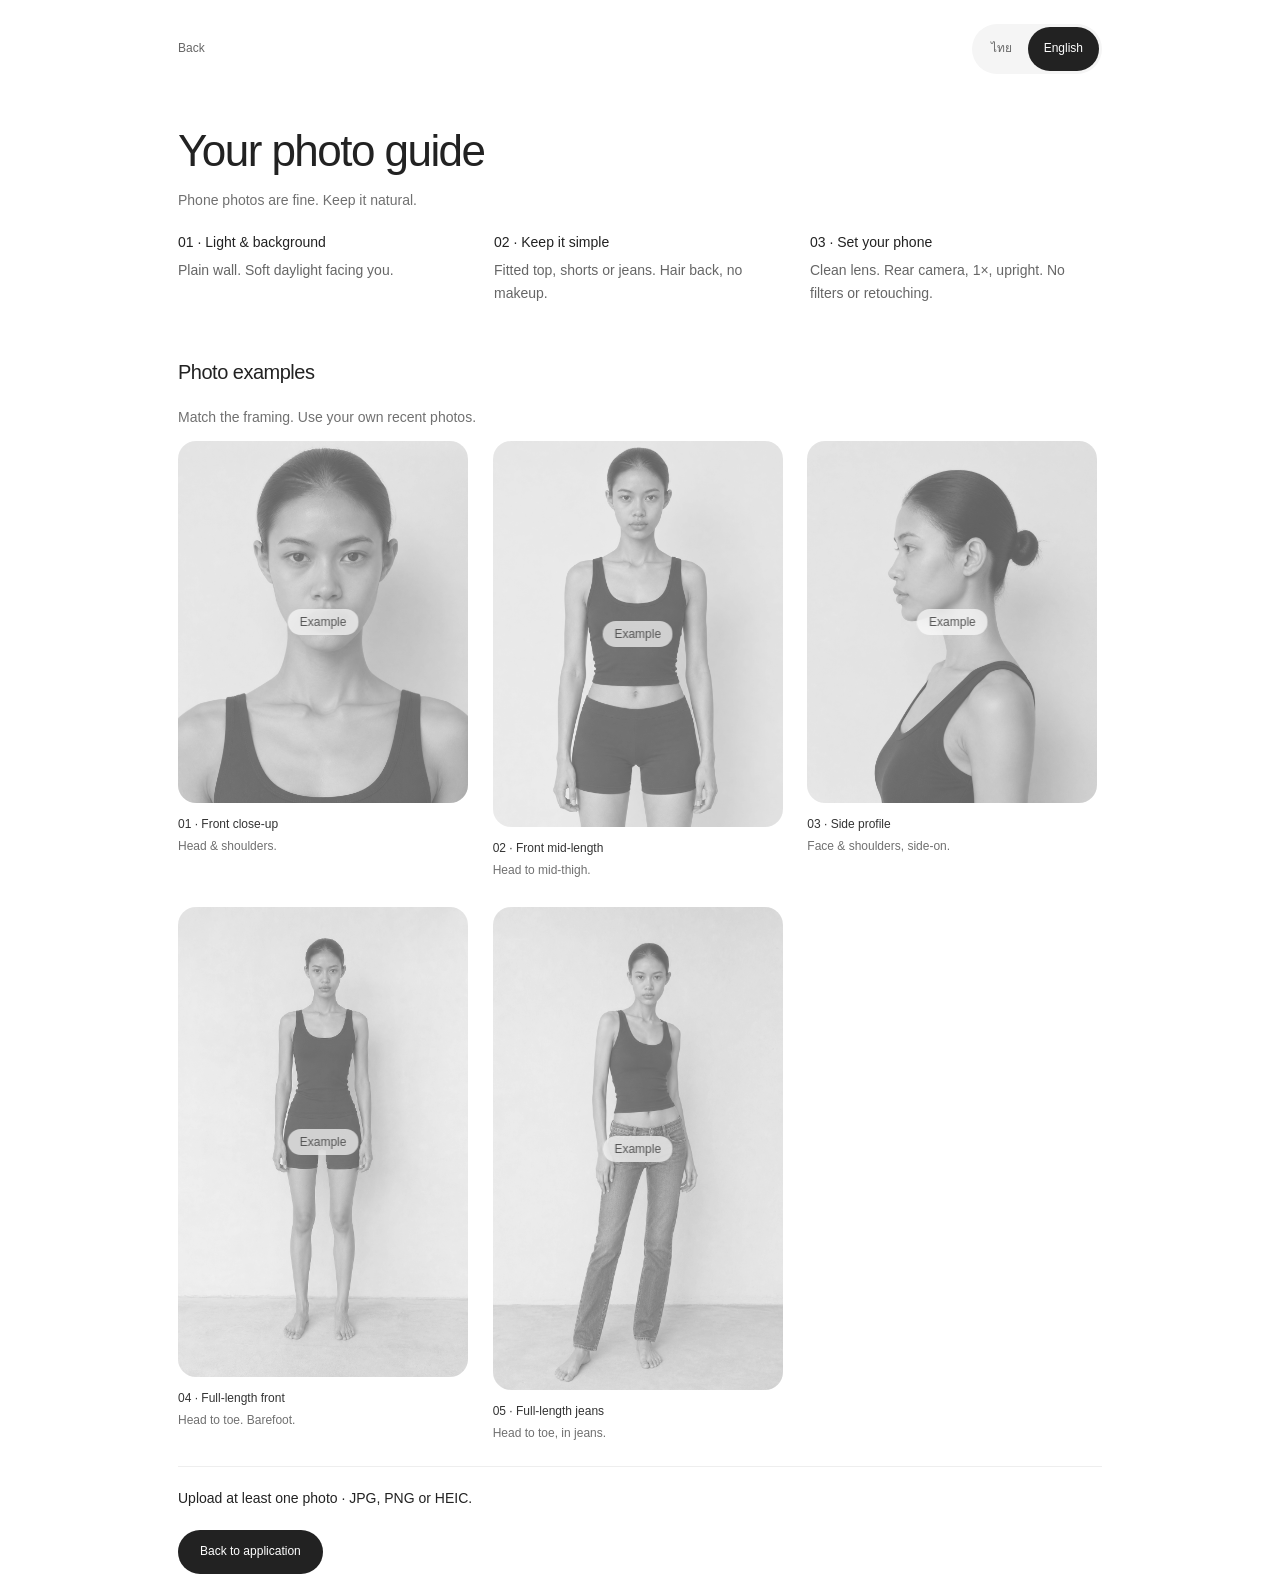
<file: photo-guide.html>
<!doctype html>
<html lang="en">
<head>
  <meta charset="utf-8">
  <meta name="viewport" content="width=device-width,initial-scale=1">
  <title>Photo guide — Sophs Model</title>
  <meta name="description" content="Simple phone photos for your Sophs Model application. See the light, outfit and frames to use.">
  <style>
    @font-face{font-family:Plex;src:url('fonts/IBMPlexMono-Regular.ttf') format('truetype');font-display:swap}
    *{box-sizing:border-box}body{margin:0;background:#fff;color:#222;font:14px/1.6 -apple-system,BlinkMacSystemFont,'Segoe UI',sans-serif}a{color:inherit;text-decoration:none}button{font:inherit;cursor:pointer}a:focus-visible,button:focus-visible{outline:2px solid #007aff;outline-offset:4px}header,main,footer{width:min(980px,100%);margin:auto;padding-inline:28px}header{display:flex;align-items:center;justify-content:space-between;padding-block:24px;gap:16px}.brand{font:16px Plex,monospace;white-space:nowrap}.languages{display:flex;border-radius:99px;background:#f5f5f5;padding:3px}.languages button{border:0;background:transparent;border-radius:99px;min-height:44px;padding:8px 16px;color:#666;font-size:12px}.languages button[aria-pressed=true]{background:#222;color:#fff}main{padding-top:28px}h1{font-size:clamp(28px,5vw,44px);font-weight:300;line-height:1.15;letter-spacing:-.035em;margin:0 0 12px}h2{font-size:20px;font-weight:400;letter-spacing:-.025em;margin:0 0 18px}h3{font-size:14px;font-weight:500;margin:0 0 6px}p{margin:0 0 12px}.muted,figcaption,.source{color:#707070}.intro{max-width:540px;margin-bottom:28px}.setup{display:block;width:100%;height:auto;border-radius:18px}.setup-caption{font-size:11px;margin-top:8px}section{margin-top:40px}.tips{display:grid;grid-template-columns:repeat(3,1fr);gap:24px}.tips p{color:#666}.frames{display:grid;grid-template-columns:repeat(5,minmax(0,1fr));gap:16px}figure{margin:0;min-width:0}.frame-image{height:260px;display:grid;place-items:center}.frame-image img{display:block;max-width:100%;max-height:100%;width:auto;height:auto;border-radius:18px}figcaption{font-size:12px;line-height:1.5;margin-top:10px}figcaption strong{display:block;color:#333;font-weight:400;margin-bottom:4px}.finish{padding-top:28px;border-top:1px solid #eee;margin-bottom:32px}.pill{display:inline-flex;align-items:center;justify-content:center;min-height:44px;padding:10px 22px;border-radius:99px;background:#222;color:#fff;font-size:12px;margin-top:8px}footer{padding-block:24px 40px;font-size:11px}.source a{color:#555;text-decoration:underline;text-underline-offset:3px}@media(max-width:700px){.frames{grid-template-columns:repeat(2,minmax(0,1fr));gap:24px 14px}.tips{grid-template-columns:1fr;gap:14px}.frame-image{height:300px}header,main,footer{padding-inline:20px}main{padding-top:16px}section{margin-top:30px}}@media(max-width:390px){.frame-image{height:235px}.languages button{padding-inline:12px}}@media(prefers-reduced-motion:no-preference){main{animation:appear .35s ease-out}@keyframes appear{from{opacity:0;transform:translateY(5px)}to{opacity:1;transform:none}}}
    .guide-back{display:inline-flex;align-items:center;min-height:44px;font-size:12px;color:#666}.tips{margin-top:0}h3{font-weight:400}.frames{grid-template-columns:repeat(3,minmax(0,1fr));align-items:start;gap:28px 20px}.frame-image{height:auto;display:block}.frame-image img{width:100%;height:auto;max-height:none}figcaption{margin-top:12px}.frames figure{max-width:290px}@media(max-width:700px){.frames{grid-template-columns:repeat(2,minmax(0,1fr));gap:24px 14px}.frame-image{height:auto}} 
    .frame-image{position:relative}.frame-image img{opacity:.62;filter:grayscale(1) blur(.3px)}.frame-image::after{content:"Example";position:absolute;top:50%;left:50%;transform:translate(-50%,-50%);padding:6px 12px;border-radius:999px;background:rgb(255 255 255 / 68%);backdrop-filter:blur(8px);-webkit-backdrop-filter:blur(8px);color:#555;font-size:12px;line-height:normal;pointer-events:none}html[lang="th"] .frame-image::after{content:"ตัวอย่าง"}
    .swipe-hint{display:none} .intro{margin-bottom:20px}.finish{margin-top:24px;margin-bottom:0;padding-top:20px}footer{padding-bottom:24px}@media(max-width:700px){header{padding-block:12px}main{padding-top:8px}h1{font-size:28px}.tips{gap:10px}.tips p{margin-bottom:0}h3{margin-bottom:2px}section{margin-top:22px}h2{margin-bottom:8px}.swipe-hint{display:block;font-size:11px;margin-bottom:10px}.frames{display:flex;overflow-x:auto;gap:14px;scroll-snap-type:x mandatory;padding-bottom:10px}.frames figure{flex:0 0 auto;width:auto;max-width:none;scroll-snap-align:start}.frame-image{height:220px;width:max-content}.frame-image img{height:220px;width:auto;max-width:none}.frames figcaption{font-size:11px;margin-top:8px}.frames figcaption span{display:none}}
  </style>
</head>
<body>
  <header><a class="guide-back" href="/#apply" data-guide-back data-th="กลับ">Back</a><div class="languages" role="group" aria-label="Language"><button lang="th" data-language="th" aria-pressed="false">ไทย</button><button lang="en" data-language="en" aria-pressed="true">English</button></div></header>
  <main>
    <div class="intro"><h1 data-th="คู่มือถ่ายรูป">Your photo guide</h1><p class="muted" data-th="ใช้โทรศัพท์ถ่ายได้ เน้นความเป็นธรรมชาติ">Phone photos are fine. Keep it natural.</p></div>
    <section class="tips" aria-label="Preparation">
      <div><h3 data-th="01 · แสงและพื้นหลัง">01 · Light & background</h3><p data-th="ผนังเรียบ แสงธรรมชาติอ่อน ๆ จากด้านหน้า">Plain wall. Soft daylight facing you.</p></div>
      <div><h3 data-th="02 · เสื้อผ้าและหน้าผม">02 · Keep it simple</h3><p data-th="เสื้อเข้ารูป กางเกงขาสั้นหรือยีนส์ เก็บผม ไม่แต่งหน้า">Fitted top, shorts or jeans. Hair back, no makeup.</p></div>
      <div><h3 data-th="03 · ตั้งกล้องโทรศัพท์">03 · Set your phone</h3><p data-th="เช็ดเลนส์ ใช้กล้องหลัง 1× แนวตั้ง ไม่ใช้ฟิลเตอร์หรือรีทัช">Clean lens. Rear camera, 1×, upright. No filters or retouching.</p></div>
    </section>
    <section><h2 data-th="กรอบภาพตัวอย่าง">Photo examples</h2><p class="muted" data-th="ถ่ายตามกรอบตัวอย่าง ใช้รูปจริงของคุณที่ถ่ายล่าสุด">Match the framing. Use your own recent photos.</p>
      <p class="swipe-hint muted" data-th="เลื่อนดูทั้ง 5 มุม →">Swipe through all 5 views →</p>
      <div class="frames" tabindex="0" role="region" aria-label="Five photo examples">
        <figure><div class="frame-image"><img loading="lazy" src="assets/cu-01-v2.jpg" alt="Front close-up framing"></div><figcaption><strong data-th="01 · หน้าตรงระยะใกล้">01 · Front close-up</strong><span data-th="ศีรษะและไหล่">Head & shoulders.</span></figcaption></figure>
        <figure><div class="frame-image"><img loading="lazy" src="assets/waist-up-v2.jpg" alt="Front mid-length framing"></div><figcaption><strong data-th="02 · หน้าตรงครึ่งตัว">02 · Front mid-length</strong><span data-th="ศีรษะถึงกลางต้นขา">Head to mid-thigh.</span></figcaption></figure>
        <figure><div class="frame-image"><img loading="lazy" src="assets/pf-01-v2.jpg" alt="Side profile framing"></div><figcaption><strong data-th="03 · ด้านข้าง">03 · Side profile</strong><span data-th="ใบหน้าและไหล่ด้านข้าง">Face & shoulders, side-on.</span></figcaption></figure>
        <figure><div class="frame-image"><img loading="lazy" src="assets/fl-01-v2.jpg" alt="Front full-length framing"></div><figcaption><strong data-th="04 · เต็มตัวหน้าตรง">04 · Full-length front</strong><span data-th="ศีรษะถึงปลายเท้า เท้าเปล่า">Head to toe. Barefoot.</span></figcaption></figure>
        <figure><div class="frame-image"><img loading="lazy" src="assets/jn-01-v2.jpg" alt="Full-length jeans framing"></div><figcaption><strong data-th="05 · เต็มตัวในยีนส์">05 · Full-length jeans</strong><span data-th="เต็มตัวในกางเกงยีนส์">Head to toe, in jeans.</span></figcaption></figure>
      </div>
    </section>
    <section class="finish"><p data-th="อัปโหลดอย่างน้อย 1 รูป · JPG, PNG หรือ HEIC">Upload at least one photo · JPG, PNG or HEIC.</p><a class="pill" href="/#apply" data-guide-back data-th="กลับไปใบสมัคร">Back to application</a></section>
  </main>
  <script>
    document.querySelectorAll('[data-guide-back]').forEach(link=>link.addEventListener('click',event=>{if(document.referrer.startsWith(location.origin+'/')){event.preventDefault();if(history.length>1)history.back();else{window.close();setTimeout(()=>location.assign('/#apply'),150);}}}));
    (()=>{const nodes=[...document.querySelectorAll('[data-th]')];nodes.forEach(node=>node.dataset.en=node.textContent);function setLanguage(language){document.documentElement.lang=language;nodes.forEach(node=>node.textContent=node.dataset[language]);document.querySelectorAll('[data-language]').forEach(button=>button.setAttribute('aria-pressed',String(button.dataset.language===language)));}let language='en';try{if(localStorage.getItem('sophs-models-language')==='th')language='th';}catch{}setLanguage(language);document.querySelectorAll('[data-language]').forEach(button=>button.addEventListener('click',()=>{setLanguage(button.dataset.language);}));})();
  </script>
</body>
</html>
</file>
<file: swipe/demo.css>
:root{font:13px -apple-system,BlinkMacSystemFont,'Segoe UI',sans-serif;color:#222;background:#fff;color-scheme:light}*{box-sizing:border-box}body{margin:0}main{width:min(100%,650px);margin:auto;text-align:center;padding: max(14px,env(safe-area-inset-top)) max(20px,env(safe-area-inset-right)) max(10px,env(safe-area-inset-bottom)) max(20px,env(safe-area-inset-left))}h1{font-size:16px;font-weight:400;margin:0 0 8px}h1 span{color:#777}button{font:inherit;font-size:12px;font-weight:400;color:inherit;background:none;border:0;cursor:pointer;min-height:44px;min-width:44px;padding:10px 16px;border-radius:6px;touch-action:manipulation}button:focus-visible,#stage:focus-visible{outline:2px solid #555;outline-offset:2px}button:disabled{opacity:.3;cursor:default}nav{display:flex;justify-content:center;gap:4px}nav button{position:relative}nav button[aria-pressed=true]::after{content:'';position:absolute;height:1px;background:#222;bottom:5px;left:16px;right:16px}#progress{color:#888;font-size:11px;margin:8px 0 12px;min-height:14px}#stage{position:relative;height:clamp(130px,calc(100svh - 260px),720px);width:100%;touch-action:pan-y;isolation:isolate;overflow:hidden}#card{height:100%;width:100%;position:relative;user-select:none;-webkit-user-select:none;will-change:transform}#photo{width:100%;height:100%;object-fit:contain;display:block;pointer-events:none}#cue{position:absolute;top:16px;left:50%;transform:translateX(-50%);font-size:12px;background:#fffffff0;padding:8px 12px;border-radius:3px;opacity:0}#missing{position:absolute;inset:0;align-content:center;background:#f8f8f8;color:#777;font-size:12px}#missing button{display:block;margin:auto}#controls{display:grid;grid-template-columns:repeat(3,1fr);max-width:330px;margin:10px auto 0;gap:12px}#controls button{font-size:13px}#undo{color:#777}footer{color:#888}#status{font-size:11px;margin:3px 0 0;min-height:16px}#status.saved{color:#458052}#status.failed{color:#9b3e32}footer button{font-size:11px;padding:8px 12px}#results{min-height:130px}h2{font-size:15px;font-weight:400;margin:16px 0}#grid{display:grid;grid-template-columns:repeat(3,1fr);gap:12px}#grid img{width:100%;height:160px;object-fit:contain;background:#fafafa}#grid button{padding:0;display:block;width:100%}[hidden]{display:none!important}@media(max-height:500px){main{padding-top:max(6px,env(safe-area-inset-top))}header{display:flex;align-items:center;justify-content:center;gap:14px}h1{margin:0;font-size:13px}#progress{margin:2px 0 6px}#stage{height:calc(100svh - 194px);min-height:110px}#controls{margin-top:2px}footer button{min-height:32px}}@media(prefers-reduced-motion:reduce){*{scroll-behavior:auto!important}}

/* Match the established rounded collaboration switch and photo treatment. */
nav{position:relative;isolation:isolate;display:grid;grid-template-columns:repeat(2,minmax(0,1fr));width:min(100%,350px);margin:auto;padding:4px;gap:0;background:#f2f2f2;border-radius:999px}
nav::before{content:'';position:absolute;z-index:-1;top:4px;bottom:4px;left:4px;width:calc((100% - 8px)/2);border-radius:999px;background:linear-gradient(150deg,#333,#191919);box-shadow:inset 0 1px 1px #ffffff40,0 2px 5px #0002;transform:translateX(calc(var(--tab-index,0)*100%));transition:transform 240ms cubic-bezier(.22,.7,.2,1)}
nav:has(#model[aria-pressed=true]){--tab-index:1}
nav button{min-width:0;padding:10px 8px;color:#666;border-radius:999px;white-space:nowrap;transition:color 180ms ease}
nav button[aria-pressed=true]{color:white}
nav button[aria-pressed=true]::after{display:none}
#card{display:flex;align-items:center;justify-content:center}
#photo{width:auto;height:auto;max-width:100%;max-height:100%;border-radius:14px}
#grid button{height:160px;display:flex;align-items:center;justify-content:center}
#grid img{width:auto;height:auto;max-width:100%;max-height:160px;border-radius:14px;background:none}
@media(max-width:600px){#photo,#grid img{border-radius:11px}}
@media(prefers-reduced-motion:reduce){nav::before,nav button{transition:none}}
nav{grid-template-columns:repeat(3,minmax(0,1fr));width:min(100%,410px)}
nav::before{width:calc((100% - 8px)/3)}
nav:has(#final[aria-pressed=true]){--tab-index:2}
#grid button:disabled{opacity:1;cursor:default}
@media(max-width:360px){nav button{font-size:11px;padding-inline:4px}}
.final-tools{display:flex;justify-content:center;gap:8px}.final-tools button[aria-pressed=true]{background:#f2f2f2;border-radius:999px}
#final-progress,#final-empty,#final-save{font-size:12px;color:#777}#final-stage{height:clamp(140px,calc(100svh - 350px),620px);display:flex;justify-content:center;align-items:center;position:relative;overflow:hidden;touch-action:pan-y}
#final-photo{max-width:100%;max-height:100%;width:auto;height:auto;object-fit:contain;border-radius:14px;pointer-events:none;user-select:none}
#final-cue{position:absolute;top:14px;left:50%;transform:translateX(-50%);background:#fffd;border-radius:8px;font-size:12px}
#final-actions{display:flex;justify-content:center;gap:30px}#final-grid{display:grid;grid-template-columns:repeat(4,minmax(0,1fr));gap:14px 10px}
.final-thumbnail{display:flex;align-items:center;justify-content:center;padding:0;width:100%;height:140px}.final-thumbnail img{max-height:100%;max-width:100%;object-fit:contain;border-radius:11px}.final-tile>button:not(.final-thumbnail){padding:6px;min-width:36px}
#final-dialog{width:fit-content;max-width:calc(100vw - 32px);max-height:90dvh;padding:16px;border:0;border-radius:22px;text-align:center;overflow:auto}#final-dialog::backdrop{background:#0006}#final-large{display:block;max-width:min(700px,calc(100vw - 64px));max-height:calc(90dvh - 128px);width:auto;height:auto;object-fit:contain;border-radius:14px}#final-close{display:block;margin-left:auto}#final-discard{color:#9b3e32;margin-top:8px}
#final-toast{position:fixed;z-index:10;left:50%;bottom:max(20px,env(safe-area-inset-bottom));transform:translateX(-50%);display:flex;align-items:center;gap:14px;padding:4px 8px 4px 20px;border-radius:999px;background:#222;color:white;box-shadow:0 3px 18px #0002;font-size:13px}#final-toast button{color:white;text-decoration:underline}
@media(max-width:600px){#final-grid{grid-template-columns:repeat(3,minmax(0,1fr))}.final-thumbnail{height:110px}#final-photo{border-radius:11px}}
</file>
<file: model-login.css>
:root{font-family:-apple-system,BlinkMacSystemFont,"Segoe UI",sans-serif;color:#222;background:#faf9f7}*{box-sizing:border-box}body{margin:0;padding:0 24px}a{color:inherit;text-decoration:none}nav{display:flex;justify-content:space-between;gap:20px;max-width:1200px;margin:auto;padding:18px 0;font-size:13px}nav a{display:flex;align-items:center;min-height:44px}main{max-width:430px;margin:clamp(24px,8vh,100px) auto 60px;text-align:center}main>img{border-radius:50%;margin-bottom:30px}h1{font-size:clamp(27px,5vw,34px);font-weight:400;letter-spacing:-.04em;line-height:1.2;margin:0 0 18px}p{font-size:16px;line-height:1.65;margin:16px 0 24px;color:#666}form{text-align:left;margin-top:30px}label{display:block;font-size:14px;margin:0 14px 10px}input{width:100%;min-height:54px;background:#f0efed;border:1px solid transparent;border-radius:22px;padding:14px 18px;font:inherit;font-size:16px;color:#222}input:focus{outline:2px solid #78519c;outline-offset:3px}button,.primary-link{font:inherit;border:0;border-radius:999px;min-height:52px;padding:14px 24px;cursor:pointer}form button,.primary-link{display:flex;justify-content:space-between;gap:20px;align-items:center;background:linear-gradient(150deg,#333,#191919);color:white;box-shadow:inset 0 1px 1px #ffffff40,0 2px 5px #0002;width:100%;margin-top:14px}button:disabled{opacity:.5;cursor:wait}.hint{font-size:13px;color:#777;line-height:1.65}.example{display:inline-flex;align-items:center;min-height:48px;color:#78519c;font-size:14px}#login-status{font-size:14px;min-height:24px;color:#78519c}#sign-out{background:#f0efed;margin-top:14px}a:focus-visible,button:focus-visible{outline:2px solid #78519c;outline-offset:4px}[hidden]{display:none!important}@media(max-width:600px){body{padding:0 20px}main{margin-top:32px}}

/* Shared purple worn-stamp treatment used in Sophie's photo review. */
.stamp-filters{position:absolute;width:0;height:0;overflow:hidden;pointer-events:none}
h1{font-family:'Courier New',Courier,monospace;font-size:clamp(22px,4vw,28px);font-weight:700;text-transform:uppercase;letter-spacing:.055em;color:#78519c;filter:url('#stamp-ink');text-shadow:.35px 0 currentColor,-.2px .25px currentColor;transform:rotate(-.6deg);line-height:1.35}
</file>
<file: model-review.css>
:root{font:15px -apple-system,BlinkMacSystemFont,'Segoe UI',sans-serif;color:#222;background:#faf9f7}*{box-sizing:border-box}body{margin:0}header,main{max-width:1400px;margin:auto;padding:24px}header{padding-bottom:8px}h1{font-weight:400;font-size:36px;margin:8px 0}h2{font-weight:400;margin:0}small{font-size:11px;letter-spacing:2px}p{line-height:1.5;color:#666;max-width:850px}.top{display:flex;align-items:center;justify-content:space-between;gap:20px}.top a{color:#333;font-size:13px}.filters{display:flex;gap:16px;flex-wrap:wrap;margin-top:24px}label{display:block}select,textarea,input[type=search]{font:inherit;color:inherit;background:white;border:1px solid #d8d8d8;border-radius:8px;padding:9px;margin:6px 0}select{max-width:100%}button{font:inherit;color:inherit;background:white;border:1px solid #ddd;border-radius:8px;padding:9px 12px;cursor:pointer}button:hover{border-color:#777}button[aria-pressed=true]{background:#222;color:white;border-color:#222}button:focus-visible,a:focus-visible{outline:2px solid #333;outline-offset:3px}button:disabled{opacity:.5;cursor:wait}#grid{display:grid;grid-template-columns:repeat(auto-fill,minmax(240px,1fr));gap:24px}.photo{min-width:0}.image-button{border:0;padding:0;background:#eceae6;width:100%;height:320px;border-radius:2px;display:block;overflow:hidden}.image-button img{width:100%;height:100%;object-fit:contain;display:block}.photo h3{font-size:14px;font-weight:500;margin:12px 0 4px}.photo p{font-size:12px;margin:4px 0;min-height:18px}.actions{display:flex;gap:5px;flex-wrap:wrap;margin-top:9px}.actions button{font-size:12px;padding:8px}.source{color:#777;font-size:12px;display:inline-block;margin:8px 0}.tags{font-size:12px;color:#555;min-height:20px}.suggested{color:#777}.photo[data-decision=reject]{opacity:.55}#summary{font-size:13px}#save-status{font-size:13px;min-height:20px;margin:0}.error{color:#b32424}#more{display:block;margin:32px auto}#more[hidden]{display:none}dialog{border:1px solid #ddd;border-radius:12px;max-width:650px;width:calc(100% - 32px);max-height:90vh;padding:24px}dialog::backdrop{background:#0008}.checks{display:flex;gap:10px 18px;flex-wrap:wrap}.check{display:flex;align-items:center;gap:6px;font-size:14px;min-height:32px}fieldset{border:0;padding:0;margin:20px 0}legend{margin-bottom:10px;font-weight:500}.hint{font-size:12px}.label-fields{display:grid;grid-template-columns:repeat(2,minmax(0,1fr));gap:12px}.label-fields select{display:block;width:100%}textarea{display:block;width:100%;height:80px}#save-labels{background:#222;color:white;margin-top:15px}#viewer{max-width:1000px;text-align:center}#full-photo{display:block;max-width:100%;max-height:72vh;margin:16px auto;object-fit:contain}@media(max-width:600px){header,main{padding:16px}h1{font-size:28px}.top{align-items:flex-start}.filters{gap:10px}#grid{grid-template-columns:repeat(2,minmax(0,1fr));gap:20px 12px}.image-button{height:230px}.actions button{padding:9px 7px}.photo h3{font-size:12px}.label-fields{grid-template-columns:1fr}}@media(max-width:380px){#grid{grid-template-columns:1fr}.image-button{height:340px}}

.bulk{border:1px solid #ddd;border-radius:10px;padding:16px;margin-top:16px}.bulk .filters{margin-top:8px;align-items:center}.bulk .hint{margin-bottom:0}.pick{margin-bottom:8px}.photo.selected{outline:2px solid #333;outline-offset:6px}.bulk button{font-size:13px}@media(max-width:600px){.bulk .top{flex-wrap:wrap}}

/* Comfortable review controls; quiet system styling from Callum's Taste. */
.filters{gap:20px;align-items:flex-end}
.filters>label{font-size:15px;line-height:1.5;color:#444}
select,input[type=search]{font-size:20px;font-weight:400;line-height:1.45;min-height:52px;padding:12px 16px;border-color:#cececa;border-radius:12px;background:#fff;color:#222}
select option{font-size:20px;line-height:1.6;color:#222;background:#fff}
select optgroup{font-size:17px;font-weight:500;color:#555}
#tag{min-width:290px}#decision{min-width:220px}#year{min-width:170px}
#detail-search{width:320px;max-width:100%}
#bulk-category{min-width:260px}#bulk-shot{min-width:300px}
select:focus-visible,input[type=search]:focus-visible{outline:2px solid #555;outline-offset:3px}
.label-fields select,#quick-shot{font-size:18px;min-height:48px}
.bulk .filters{gap:18px;align-items:flex-end}.bulk #apply-bulk{min-height:52px;font-size:15px}
@media(max-width:600px){.filters>label{max-width:100%}#tag,#decision,#year,#bulk-category,#bulk-shot{min-width:0;width:100%}.filters>label{width:100%}#detail-search{width:100%}select,input[type=search]{font-size:18px;min-height:48px}.bulk .filters{gap:12px}.label-fields select{font-size:18px}}

.masthead{display:grid;grid-template-columns:1fr auto 1fr;align-items:center;gap:24px;min-height:116px;margin-bottom:24px}
.brand-logo{width:100px;height:100px;border-radius:50%;object-fit:contain;display:block}
.header-actions{justify-self:end;display:flex;flex-direction:column;align-items:flex-end;gap:12px}
.header-actions>a{color:#666;font-size:13px;text-underline-offset:3px}
.clip-button{display:flex;align-items:center;gap:10px;min-height:52px;border-radius:14px;background:transparent;border-color:transparent;font-size:16px}
.clip-button:hover{background:#eeede9;border-color:transparent}.clip-button svg{width:26px;height:26px}
input[type=url],input[type=text]{font:inherit;font-size:18px;min-height:50px;width:100%;padding:12px;margin:8px 0 16px;border:1px solid #cececa;border-radius:10px;background:#fff}
.file-picker{font-size:18px;border:1px dashed #bbb;border-radius:12px;padding:20px;background:#faf9f7}
.file-picker input{display:block;font:inherit;font-size:15px;margin-top:14px;max-width:100%}
#attachments hr{border:0;border-top:1px solid #e0dfda;margin:24px 0}#attachments #save-link{min-height:48px;background:#222;color:white}
#attachment-status{min-height:24px;font-size:14px;overflow-wrap:anywhere}#saved-links{margin-bottom:30px}#saved-links h2{font-size:22px}
#links-list{display:flex;flex-wrap:wrap;gap:12px 24px}#links-list a{color:#333;text-underline-offset:4px;overflow-wrap:anywhere}
@media(max-width:600px){.masthead{gap:12px;min-height:92px;margin-bottom:16px}.brand-logo{width:64px;height:64px}.page-title small{font-size:9px;letter-spacing:1px}.page-title h1{font-size:22px}.clip-button span{display:none}.header-actions>a{font-size:11px;max-width:90px;text-align:right}.clip-button{padding:10px}.clip-button svg{width:24px;height:24px}}

/* Same material and movement as the live Female / Male / Apply control. */
.view-tabs{--position:0;position:relative;isolation:isolate;display:grid;grid-template-columns:repeat(5,minmax(0,1fr));width:640px;max-width:100%;margin:28px auto 0;padding:4px;border-radius:999px;background:#f2f2f2;box-shadow:0 3px 16px #00000005}
.view-thumb{position:absolute;z-index:-1;inset:4px auto 4px 4px;width:calc((100% - 8px)/5);border-radius:inherit;background:linear-gradient(150deg,#333,#191919);box-shadow:inset 0 1px 1px #ffffff40,0 2px 5px #0002;transform:translateX(calc(var(--position)*100%));transition:transform 360ms cubic-bezier(.42,0,.24,1);overflow:hidden}
.view-thumb:after{content:"";position:absolute;inset:0;background:linear-gradient(120deg,transparent 20%,#ffffff20,transparent 70%);pointer-events:none}
.view-tabs button{border:0;background:none;min-height:48px;border-radius:999px;padding:8px 10px;font-size:16px;font-weight:400;transition:color .18s;color:#656565}
.view-tabs button[aria-pressed=true]{background:transparent;color:#fff;border:0}
.view-tabs button:focus-visible{outline:2px solid #777;outline-offset:3px}
.filters{margin-top:28px;gap:24px}
select,input[type=search]{font-size:18px;border:0;border-radius:999px;background:#f2f2f2;box-shadow:0 3px 16px #00000005;padding:12px 20px}
select option{background:#fff;font-size:18px}
.bulk{border:0;border-top:1px solid #e8e7e3;border-radius:0;padding:24px 0 0;margin-top:24px}
.bulk button,.actions button{border:0;border-radius:999px;background:#eeede9}
.bulk button:hover,.actions button:hover{background:#e3e2dd}
.actions button[aria-pressed=true],.bulk #apply-bulk:not(:disabled){background:linear-gradient(150deg,#333,#191919);color:#fff;box-shadow:inset 0 1px 1px #ffffff40,0 2px 5px #0002}
.bulk .top{gap:12px}.bulk .top button{min-height:40px;padding:10px 16px}.actions{gap:7px}.actions button{padding:9px 12px}
.image-button{border-radius:8px}.header-actions>a,.source{color:#666}
@media(max-width:600px){.view-tabs{margin-top:24px}.view-tabs button{font-size:13px;padding:8px 3px;min-height:48px}.filters{gap:12px;margin-top:20px}.filters>label{font-size:14px}.bulk{padding-top:20px}.bulk .top{align-items:center}.actions button{padding:9px 10px}}
@media(prefers-reduced-motion:reduce){.view-thumb,.view-tabs button{transition:none}}

/* Build the review header and controls outward from the centre. */
.masthead{grid-template-columns:1fr auto 1fr;gap:14px 24px;min-height:0;margin-bottom:20px}
.brand-logo{grid-column:2;grid-row:1;justify-self:center}
.page-title{grid-column:1/-1;grid-row:2;justify-self:center;text-align:center}
.header-actions{grid-column:3;grid-row:1}
header>p{margin-left:auto;margin-right:auto;text-align:center}
.filters{justify-content:center}
.filters>label{display:flex;flex-direction:column;align-items:center;text-align:center}
.bulk .top{flex-direction:column;align-items:center;justify-content:center;gap:14px}
.bulk .top>div{display:flex;justify-content:center;gap:8px;flex-wrap:wrap}
.bulk .filters{justify-content:center;margin-top:20px}
.bulk .hint{max-width:850px;margin:16px auto 0;text-align:center}
@media(max-width:600px){.masthead{gap:12px}.page-title h1{font-size:28px}.page-title small{font-size:10px}.header-actions{align-self:center}.filters>label{align-items:stretch}.bulk .top{gap:12px}.bulk .filters{margin-top:16px}}

/* Agency introduction, centred and readable. */
.agency-intro{max-width:780px;margin:26px auto 30px;text-align:center}
.agency-intro h2{font-size:clamp(22px,3vw,28px);font-weight:500;line-height:1.25;letter-spacing:-.5px}
.agency-intro p{color:#403a3d;margin:12px auto;line-height:1.6;text-wrap:pretty}
.speed-goal{display:block;margin-top:6px}
.agency-intro .line-update{margin-top:18px;font-weight:500}
.line-word{color:#007c36;font-weight:700;letter-spacing:.3px}
@media(max-width:600px){.agency-intro{margin:22px auto 26px}.agency-intro p{font-size:14px}.agency-intro .line-update{max-width:280px}}

/* Worn stamp lettering inspired by Callum’s Pinterest reference. */
.stamp-filters{position:absolute;width:0;height:0;overflow:hidden;pointer-events:none}
.page-title h1,.agency-intro h2,#finish-title{font-family:'Courier New',Courier,monospace;font-weight:700;text-transform:uppercase;letter-spacing:.055em;color:#222;filter:url('#stamp-ink');text-shadow:.35px 0 currentColor,-.2px .25px currentColor;transform:rotate(-.6deg)}
.page-title h1{font-size:clamp(26px,4vw,36px);line-height:1.15}
.agency-intro h2{font-size:clamp(20px,3vw,25px);line-height:1.35;max-width:740px;margin:auto}
@media(max-width:600px){.page-title h1{font-size:26px}.agency-intro h2{font-size:20px;letter-spacing:.035em}}

/* Put the primary upload action beneath the logo, with its label always visible. */
.masthead{gap:18px 24px}
.header-actions{grid-column:1/-1;grid-row:2;justify-self:center;align-items:center}
.page-title{grid-row:3}
.clip-button{justify-content:center;max-width:100%;min-height:56px;padding:13px 20px;gap:12px;border:1.5px solid #333;border-radius:3px;background:#faf9f7;box-shadow:3px 3px 0 #d8d7d2;font-family:'Courier New',Courier,monospace;font-size:18px;font-weight:700;letter-spacing:.035em;text-transform:uppercase}
.clip-button span{display:inline;filter:url('#stamp-ink')}
.clip-button:hover{background:#eeede9;border-color:#222;box-shadow:2px 2px 0 #c7c6c0}
.clip-button:active{transform:translate(1px,1px);box-shadow:1px 1px 0 #c7c6c0}
.clip-button svg{flex:0 0 auto;width:25px;height:25px}
.clip-button .upload-cursor{width:18px;height:22px;shape-rendering:crispEdges}
@media(max-width:600px){.masthead{gap:18px 10px}.clip-button{font-size:15px;min-height:54px;padding:12px 14px;gap:9px}.clip-button span{display:inline}.clip-button svg{width:23px;height:23px}.clip-button .upload-cursor{width:16px;height:20px}}

/* Bilingual model benefits; the removed eyebrow keeps its original breathing room. */
.title-breathing-room{display:block;height:14px}
.intro-language{grid-column:1;grid-row:1;justify-self:start;position:relative;display:grid;grid-template-columns:1fr 1fr;gap:0;width:160px;padding:4px;background:#f2f2f2;border-radius:999px;--language-index:0}
.language-thumb{position:absolute;left:4px;top:4px;bottom:4px;width:calc((100% - 8px)/2);border-radius:999px;background:linear-gradient(150deg,#333,#191919);box-shadow:inset 0 1px 1px #ffffff40,0 2px 5px #0002;transform:translateX(calc(var(--language-index)*100%));transition:transform 360ms cubic-bezier(.42,0,.24,1);pointer-events:none}
.intro-language button{position:relative;z-index:1;border:0;border-radius:999px;background:transparent;min-height:44px;font-size:12px;padding:8px;color:#555}
.intro-language button[aria-pressed=true]{background:transparent;color:#fff}
.agency-intro .line-update{font-weight:400;max-width:650px}
.agency-intro .agency-fit{font-size:13px;color:#666;margin-top:18px}
.agency-intro .agency-terms{font-weight:600;font-size:14px;margin-top:12px}
.agency-intro:lang(th) h2{font-family:-apple-system,BlinkMacSystemFont,'Segoe UI',sans-serif;text-transform:none;letter-spacing:0;line-height:1.5}
.agency-intro:lang(th) p{line-height:1.8}
@media(max-width:600px){.intro-language{width:112px;padding:3px}.language-thumb{top:3px;bottom:3px;left:3px;width:calc((100% - 6px)/2)}.intro-language button{font-size:11px;padding:6px 4px}.title-breathing-room{height:12px}.agency-intro .line-update{max-width:100%}.agency-intro .agency-fit{font-size:12px}}
@media(prefers-reduced-motion:reduce){.language-thumb{transition:none}}

/* Soft pink folder reference, with a plain label and one centred click target. */
.masthead{row-gap:24px}
.clip-button{flex-direction:column;gap:10px;min-height:0;padding:8px 20px;border:0;border-radius:14px;background:transparent;box-shadow:none;font-family:-apple-system,BlinkMacSystemFont,'Segoe UI',sans-serif;font-size:16px;font-weight:400;letter-spacing:0;text-transform:none;line-height:1.3}
.clip-button span{display:block;filter:none}
.clip-button svg.upload-folder{width:120px;height:auto;overflow:visible}
.clip-button:hover{background:transparent;border-color:transparent;box-shadow:none}
.clip-button:hover .upload-folder{filter:brightness(1.025)}
.clip-button:active{transform:none;box-shadow:none}
.clip-button:focus-visible{outline:2px solid #333;outline-offset:5px}
@media(max-width:600px){.masthead{row-gap:20px}.clip-button{gap:9px;padding:6px 18px;font-size:16px}.clip-button svg.upload-folder{width:108px;height:auto}}

/* More breathing room and softened SM-26 purple / yellow accents. */
header{padding-top:32px}
.masthead{row-gap:30px;margin-bottom:38px}
.clip-button{gap:14px}
.clip-button svg.upload-folder{opacity:.9}
.agency-intro{margin:0 auto 38px}
.agency-intro h2{line-height:1.45;max-width:780px;margin-bottom:24px}
.agency-intro h2>span{display:block;margin-bottom:5px}
.agency-intro h2 .headline-find{color:#78519c}
.agency-intro h2 .headline-model{position:relative;isolation:isolate;width:max-content;max-width:100%;margin:0 auto;padding:0 5px}
.agency-intro h2 .headline-model::before{content:"";position:absolute;z-index:-1;inset:29% -5px 12%;background:linear-gradient(2deg,#f1d64cbf,#f5e481b3);transform:rotate(-1.2deg);clip-path:polygon(0 12%,5% 5%,18% 9%,33% 3%,49% 8%,65% 2%,82% 6%,97% 0,100% 15%,98% 86%,88% 95%,69% 91%,52% 100%,35% 93%,18% 98%,3% 91%)}
.agency-intro p{margin:16px auto;max-width:710px}
.agency-intro .line-update{margin-top:22px}
.agency-intro .agency-terms{margin-top:18px}
@media(max-width:600px){header{padding-top:24px}.masthead{row-gap:24px;margin-bottom:30px}.clip-button{gap:12px}.agency-intro{margin:0 auto 32px}.agency-intro h2{font-size:18px;line-height:1.5;margin-bottom:20px}.agency-intro:lang(th) h2{font-size:20px}.agency-intro p{margin:14px auto}}

/* Centre the language switch between the logo and the original pink folder. */
.masthead{row-gap:22px}
.intro-language{grid-column:1/-1;grid-row:2;justify-self:center}
.header-actions{grid-row:3;margin-top:2px}
.page-title{grid-row:4;margin-top:4px}
.clip-button svg.upload-folder{opacity:1}
@media(max-width:600px){.masthead{row-gap:20px}.header-actions{margin-top:0}.page-title{margin-top:2px}}

/* A compact silent application loop, using only its lightweight web export. */
.application-demo{max-width:440px;margin:26px auto 24px;text-align:center}
.demo-player{position:relative;width:240px;max-width:100%;margin:auto}
.application-demo video{display:block;width:100%;height:auto;aspect-ratio:9/16;object-fit:contain;border-radius:10px;background:#e9e7e2;box-shadow:0 3px 15px #0000000e}
#demo-motion{position:absolute;right:7px;bottom:7px;display:grid;place-items:center;width:30px;height:30px;min-height:30px;padding:0;border:0;border-radius:50%;background:#ffffffd9;color:#222;font-size:16px;line-height:1}
.application-demo figcaption{margin:14px auto 0;font-size:13px;line-height:1.6;color:#555;text-wrap:pretty}
@media(max-width:600px){.application-demo{margin:22px auto}.demo-player{width:214px}.application-demo figcaption{max-width:310px;font-size:12px}}

.agency-intro .agency-promise{font-size:14px;font-weight:500;color:#78519c;max-width:540px}

.application-demo .caption-highlight{background:#f5e48199;padding:2px 5px;box-decoration-break:clone;-webkit-box-decoration-break:clone;line-height:1.85}

/* Small mobile-first refinements, retaining the approved stamp, folder and palette. */
.masthead{row-gap:18px;margin-bottom:28px}
.agency-intro{margin-bottom:28px}
.agency-intro p{margin:12px auto}
.review-guide{text-align:center;max-width:620px;margin:28px auto 0}
.review-guide h2{font-size:22px;font-weight:500;color:#78519c;line-height:1.35}
.review-guide p{margin:10px auto;color:#555}
.review-guide .hint{color:#777;font-size:12px}
.photo-filters>label{min-width:0}
.actions button,.bulk .top button,.check,#close-labels,#close-attachments,#close-viewer{min-height:44px}
.check input{width:18px;height:18px;flex-shrink:0;accent-color:#78519c}
#save-status{position:fixed;z-index:5;left:50%;bottom:max(20px,env(safe-area-inset-bottom));transform:translateX(-50%);width:max-content;max-width:calc(100% - 32px);margin:0;padding:12px 18px;border:1px solid #e2dfd7;border-radius:16px;background:#faf9f7;box-shadow:0 4px 18px #00000015;text-align:center;font-size:14px;min-height:0;pointer-events:none}
#save-status:not([data-state]){display:none}
#save-status[data-state=saved]{color:#426444}
#labels{overflow:hidden}
#label-form{display:flex;flex-direction:column;max-height:calc(90vh - 48px);max-height:calc(90dvh - 48px)}
#label-form>.top{flex-shrink:0;margin-bottom:8px}
.label-body{overflow-y:auto;min-height:0;padding-right:4px;overscroll-behavior:contain}
.label-body>p:first-child{margin-top:8px}
#quick-shot{width:100%;min-width:0}
.label-footer{flex-shrink:0;padding-top:12px;background:#faf9f7;border-top:1px solid #e8e7e3}
.label-footer #save-labels{width:100%;min-height:48px;margin:0}
.label-footer p:empty{display:none}
.label-footer p{font-size:13px;margin:0 0 10px}
@media(max-width:600px){
  .masthead{row-gap:16px;margin-bottom:24px}
  .title-breathing-room{height:8px}
  .agency-intro{margin-bottom:24px}
  .agency-intro h2{margin-bottom:16px}
  .agency-intro .line-update,.agency-intro .agency-fit,.agency-intro .agency-terms{margin-top:12px}
  .review-guide{margin-top:24px}
  .review-guide h2{font-size:20px}
  .review-guide p{font-size:14px}
  .photo-filters{display:grid;grid-template-columns:minmax(0,1fr) minmax(0,1.3fr);gap:10px 12px}
  .photo-filters>label{width:auto;text-align:left}
  .photo-filters>label:last-child{grid-column:1/-1}
  .photo-filters select,.photo-filters input{width:100%;min-width:0;padding:12px;font-size:16px}
  .actions{display:grid;grid-template-columns:repeat(2,minmax(0,1fr));gap:6px}
  .actions button{padding:9px 4px;font-size:12px}
  #labels{padding:16px;width:calc(100% - 24px);max-height:92vh;max-height:92dvh}
  #label-form{max-height:calc(92vh - 34px);max-height:calc(92dvh - 34px)}
  #label-title{font-size:20px}
  .label-footer{padding-bottom:env(safe-area-inset-bottom)}
  .bulk .filters{gap:8px}
}

#demo-motion{width:44px;height:44px;min-height:44px}

/* Upload belongs to the photo workflow; one clear action follows the gallery. */
.masthead .page-title{grid-row:3}
.review-guide .header-actions{margin:0 auto 22px;display:flex;align-items:center;justify-content:center}
.review-guide{margin-top:32px}
.review-guide p{max-width:550px}
main{padding-bottom:150px}
.review-finish{max-width:600px;margin:64px auto 0;padding:36px 16px;border-top:1px solid #dedbd4;text-align:center;scroll-margin-top:24px;outline:none}
.review-finish h2{font-size:24px;color:#78519c;font-weight:500}
#finish-title{color:#78519c}
.review-finish p{margin:14px auto}
#review-status:empty{display:none}
#confirm-review,.review-jump{display:inline-flex;align-items:center;justify-content:center;gap:18px;border:1px solid #ddd36c;border-radius:12px;background:#f5e481;color:#292529;font-weight:500;font-size:17px;min-height:52px;padding:14px 26px;text-decoration:none;box-shadow:0 3px 0 #d6c85c}
#confirm-review:hover:not(:disabled),.review-jump:hover{background:#efdb62;border-color:#c8b94a}
#confirm-review:active:not(:disabled),.review-jump:active{transform:translateY(2px);box-shadow:0 1px 0 #d6c85c}
#confirm-review:disabled{cursor:default;opacity:.5;box-shadow:none}
.review-follow{position:fixed;bottom:max(20px,env(safe-area-inset-bottom));right:24px;z-index:4;display:flex;flex-direction:column;gap:8px;align-items:center}
.review-follow[hidden]{display:none}
#follow-progress{font-size:12px;color:#555;background:#faf9f7e8;border-radius:999px;padding:5px 12px}
#save-status{bottom:120px}
html{scroll-behavior:smooth}
@media(max-width:600px){.review-guide{margin-top:28px}.review-guide .header-actions{margin-bottom:20px}.review-follow{right:16px;left:16px;bottom:max(16px,env(safe-area-inset-bottom))}.review-jump{width:100%;max-width:360px}.review-finish{margin-top:40px;padding:28px 4px}.review-finish h2{font-size:22px}#confirm-review{width:100%}#save-status{bottom:126px}}
@media(prefers-reduced-motion:reduce){html{scroll-behavior:auto}}

/* Clean photographs and the same dark glass used by the main model switch. */
.image-button{background:transparent;border:0;border-radius:0;overflow:visible;display:flex;align-items:center;justify-content:center;box-shadow:none;transform:none}
.image-button:hover{background:transparent;border:0}
.image-button img{width:auto;height:auto;max-width:100%;max-height:100%;object-fit:contain;border-radius:14px;box-shadow:none;transform:none}
.photo.selected{outline:0}.photo.selected .pick{color:#78519c;font-weight:500}
#confirm-review,.review-jump{border:1px solid #ffffff12;border-radius:999px;background:linear-gradient(150deg,#383838,#191919);color:#fff;font-size:16px;font-weight:400;min-height:56px;padding:12px 14px 12px 26px;gap:24px;box-shadow:inset 0 1px 1px #ffffff40,0 3px 10px #0000001c}
#confirm-review>span:last-child,.review-jump>span:last-child{display:grid;place-items:center;width:32px;height:32px;border-radius:50%;background:#f5e481;color:#292529;font-size:20px;flex:0 0 auto}
#confirm-review:hover:not(:disabled),.review-jump:hover{background:linear-gradient(150deg,#444,#242424);border-color:#ffffff24;box-shadow:inset 0 1px 1px #ffffff40,0 4px 14px #00000025}
#confirm-review:active:not(:disabled),.review-jump:active{transform:translateY(1px);box-shadow:inset 0 1px 1px #ffffff40,0 2px 5px #0002}
#confirm-review:disabled{cursor:default;opacity:.45}
.review-guide p:first-of-type{font-size:16px;line-height:1.65;max-width:490px}
@media(max-width:600px){.image-button img{border-radius:11px}.review-guide p:first-of-type{font-size:15px}.review-jump{width:auto;min-width:230px}.review-follow{pointer-events:none}.review-follow>*{pointer-events:auto}#confirm-review{width:auto;min-width:230px}}

/* Stacked, touch-friendly filter switches: years above categories. */
.photo-filters{display:flex;flex-direction:column;gap:20px;align-items:center;margin:24px auto 0;max-width:860px;min-width:0}
.filter-section{width:100%;min-width:0;text-align:center}
.filter-section h2{font-size:14px;font-weight:400;line-height:1.4;color:#555;margin:0 0 8px}
.filter-slider{max-width:100%;width:fit-content;overflow-x:auto;margin:auto;border-radius:26px;background:#f2f2f2;padding:4px;scrollbar-width:thin;scrollbar-color:#d3d0d5 transparent;overscroll-behavior-x:contain;scroll-padding:12px}
.filter-options{position:relative;isolation:isolate;display:flex;width:max-content;min-width:100%;gap:2px}
.filter-thumb{position:absolute;left:0;top:0;z-index:-1;border-radius:999px;background:linear-gradient(150deg,#333,#191919);box-shadow:inset 0 1px 1px #ffffff40,0 2px 5px #0002;transition:transform 300ms cubic-bezier(.42,0,.24,1),width 300ms,height 300ms;pointer-events:none}
.filter-option{flex:0 0 auto;min-height:46px;white-space:nowrap;border:0;border-radius:999px;background:transparent;padding:10px 18px;font-size:15px;font-weight:400;color:#656565}
.filter-option:hover{border:0;background:#00000004}.filter-option[aria-pressed=true]{color:white;border:0;background:transparent}
.category-slider .filter-options{display:grid;grid-auto-flow:column;grid-template-rows:repeat(2,46px);grid-auto-columns:max-content;gap:4px 2px}
.category-slider .filter-option{min-height:46px}
.filter-scroll-hint{font-size:12px;color:#777;text-align:center;margin:7px auto 0}
.photo-filters .detail-filter{display:flex;flex-direction:column;align-items:center;gap:0;width:100%;text-align:center;font-size:14px;color:#555}
.photo-filters #detail-search{width:420px;max-width:100%;font-size:16px;margin-top:8px;min-height:48px}
#confirm-review,.review-jump{background:linear-gradient(150deg,#333,#191919);border:4px solid #f2f2f2;border-radius:999px;color:#fff;min-height:52px;padding:10px 20px;font-size:15px;font-weight:400;gap:14px;box-shadow:inset 0 1px 1px #ffffff30,0 2px 6px #00000014}
#confirm-review>span:last-child,.review-jump>span:last-child{background:none;color:#cfcfcf;border-radius:0;width:auto;height:auto;font-size:18px}
#confirm-review:hover:not(:disabled),.review-jump:hover{background:linear-gradient(150deg,#3b3b3b,#222);border-color:#ededed;box-shadow:inset 0 1px 1px #ffffff30,0 2px 6px #00000014}
#confirm-review:active:not(:disabled),.review-jump:active{transform:translateY(1px);box-shadow:inset 0 1px 1px #ffffff30,0 1px 3px #0001}
.review-follow{gap:4px}.review-follow #follow-progress{font-size:11px;padding:3px 9px}
@media(max-width:600px){
  .photo-filters{display:flex;gap:18px;margin-top:20px}
  .filter-section h2{font-size:14px}.filter-slider{border-radius:25px}
  .filter-option{font-size:14px;padding:10px 15px}
  .year-slider .filter-options{display:grid;grid-auto-flow:column;grid-template-rows:repeat(2,46px);grid-auto-columns:max-content;gap:4px 2px}
  .year-slider .filter-option{padding:10px 12px}
  .category-slider{width:100%;max-width:100%}
  .photo-filters .detail-filter{width:100%;align-items:center;text-align:center}
  .photo-filters #detail-search{width:100%;font-size:16px;padding:12px 18px}
  .review-jump,#confirm-review{min-width:0;width:auto;font-size:14px;padding:10px 20px;min-height:52px}
}
@media(prefers-reduced-motion:reduce){.filter-thumb{transition:none}}

/* Slow SM-26 blob: stretch down, recover, widen, settle. No layout movement. */
.brand-logo{
  transform-origin:50% 18%;
  animation:sm26-blob 12s cubic-bezier(.45,0,.25,1) infinite;
}
@keyframes sm26-blob{
  0%,100%{transform:translateY(0) scale(1,1);border-radius:50%}
  18%{transform:translateY(3px) scale(.94,1.14);border-radius:47% 53% 46% 54% / 43% 44% 56% 57%}
  43%{transform:translateY(0) scale(1,1);border-radius:50%}
  62%{transform:translateY(0) scale(1.12,.94);border-radius:54% 46% 52% 48% / 48% 53% 47% 52%}
  84%{transform:translateY(0) scale(1,1);border-radius:50%}
}
@media(prefers-reduced-motion:reduce){.brand-logo{animation:none;transform:none;border-radius:50%}}

/* Sophie's mobile pass: short benefits and independent category pills. */
.agency-intro p,.agency-intro .line-update,.agency-intro .agency-fit,.agency-intro .agency-terms,.agency-intro .agency-share{font-size:16px;line-height:1.65;margin:9px auto;font-weight:400}
.agency-intro .agency-promise{font-size:12px;line-height:1.6;color:#666;margin-top:10px}
@media(max-width:600px){.agency-intro p,.agency-intro .line-update,.agency-intro .agency-fit,.agency-intro .agency-terms,.agency-intro .agency-share{font-size:15px}}
.category-slider{scrollbar-width:none;-ms-overflow-style:none}
.category-slider::-webkit-scrollbar{display:none}
.category-slider .filter-thumb{display:none}
.category-slider .filter-option{font-size:15px;color:#444}
.category-slider .filter-option[aria-pressed=true]{background:linear-gradient(150deg,#333,#191919);color:#fff;box-shadow:inset 0 1px 1px #ffffff30}
.category-scroll-indicator{height:3px;background:#e8e5e9;border-radius:999px;overflow:hidden;margin:0 12px 9px}
.category-scroll-indicator[hidden]{display:none}
.category-scroll-indicator span{display:block;height:100%;background:#aaa4ae;border-radius:999px}

/* Simple per-photo labels: category pills first, optional details folded away. */
.bulk[hidden]{display:none}
#labels{max-width:520px;border:0;border-radius:24px;background:#faf9f7;padding:20px}
#label-form>.top{align-items:center;gap:12px}
#label-title{font-size:20px}
#close-labels{border:0;background:#eeede9;border-radius:999px;min-width:44px;font-size:22px}
#labels .label-help{font-size:14px;margin:4px 0 14px}
#labels fieldset{margin:12px 0 20px}
#labels legend{font-size:14px;color:#555;font-weight:400}
#labels .label-pills{gap:8px}
#labels .label-pills>.check{position:relative;min-height:44px;padding:10px 15px;border-radius:999px;background:#eeede9;cursor:pointer;color:#333;font-size:14px}
#labels .label-pills>.check input{position:absolute;opacity:0;width:1px;height:1px;left:12px}
#labels .label-pills>.check:has(input:checked){background:#222;color:#fff}
#labels .label-pills>.check:has(input:focus-visible){outline:2px solid #78519c;outline-offset:3px}
#labels .label-pills>details{width:100%;margin-top:8px}
#labels summary{cursor:pointer;font-size:14px;padding:12px 0;min-height:44px;color:#555}
#labels details[open]>summary{margin-bottom:8px}
#labels .label-more{border-top:1px solid #e8e7e3}
#labels .label-more>label,#labels .label-fields{margin-top:12px;font-size:14px}
#labels .label-footer #save-labels{border:0;border-radius:999px;font-size:15px}
@media(max-width:600px){#labels{padding:18px;width:calc(100% - 24px)}#label-form{max-height:calc(90dvh - 36px)}}

/* Quiet arrows with readable choices in the photo-label editor. */
#labels select[hidden]{display:none}
.label-select{margin:6px 0;min-width:0}
#labels .label-select-trigger{display:flex;align-items:center;justify-content:space-between;gap:12px;width:100%;min-height:50px;padding:12px 17px;border:0;border-radius:999px;background:#eeede9;color:#292929;text-align:left;font-size:17px;font-weight:500;line-height:1.4;box-shadow:0 2px 6px #00000004}
.label-select-value{min-width:0}
#labels .label-select-arrow{display:block;width:18px;height:12px;flex:0 0 18px;color:#858585;overflow:visible;pointer-events:none;transition:transform 150ms ease}
#labels .label-select-trigger[aria-expanded=true] .label-select-arrow{transform:rotate(180deg)}
.label-select-options{margin:8px 0 12px;padding:5px;background:#fff;border:1px solid #e5e3df;border-radius:18px;box-shadow:0 4px 14px #00000008}
.label-select-options[hidden]{display:none}
#labels .label-select-options button{display:block;width:100%;text-align:left;min-height:48px;padding:11px 14px;border:0;border-radius:12px;background:transparent;font-size:17px;line-height:1.45;font-weight:500;color:#292929}
#labels .label-select-options button[aria-selected=true]{background:#eeede9}
#labels .label-select-options button:hover{background:#f4f3f0}
#labels .label-fields>label,#labels .label-more>label{font-size:15px;color:#555}


/* V2: one visual language with spacing fitted to the available screen. */
:root{--page-space:clamp(16px,2.5vw,40px);--photo-gap:clamp(16px,2vw,28px)}
header,main{max-width:1600px;padding-left:var(--page-space);padding-right:var(--page-space)}
#grid{grid-template-columns:repeat(auto-fit,minmax(240px,1fr));gap:var(--photo-gap)}
.image-button{height:auto;aspect-ratio:3/4;border-radius:14px}
.image-button img{border-radius:14px}
.actions{display:grid;grid-template-columns:repeat(2,minmax(0,1fr));gap:8px}
.actions button{min-height:46px;padding:10px 8px;font-size:14px;line-height:1.35}
.photo h3{font-size:14px;line-height:1.4;margin-top:14px}
.photo p{line-height:1.5}
#labels{--label-space:clamp(18px,2.4vw,32px);width:calc(100% - 64px);max-width:760px;max-height:90vh;max-height:90dvh;padding:var(--label-space);border-radius:28px}
#label-form{max-height:calc(90vh - var(--label-space) - var(--label-space));max-height:calc(90dvh - var(--label-space) - var(--label-space))}
#label-form>.top{margin-bottom:16px;gap:16px}
#label-title{font-size:clamp(20px,2vw,24px);line-height:1.3}
#close-labels{display:grid;place-items:center;width:44px;height:44px;flex:0 0 44px;padding:0}
#labels .label-help{margin:0 0 18px;font-size:15px}
#labels legend{font-size:15px}
#labels fieldset{margin:12px 0 24px}
#labels .label-pills{gap:10px}
#labels .label-pills>.check{min-height:46px;padding:11px 17px;font-size:15px;line-height:1.4}
#labels summary{font-size:15px;min-height:46px}
#labels .label-fields{grid-template-columns:repeat(2,minmax(0,1fr));gap:18px 20px;margin-top:18px;align-items:start}
#labels .label-fields>label{min-width:0}
#labels .label-select-trigger{min-height:52px;padding:13px 18px;font-size:17px}
#labels .label-select-value{overflow-wrap:anywhere}
#labels .label-select-options{max-height:min(260px,40dvh);overflow-y:auto;overscroll-behavior:contain;scrollbar-width:thin;scrollbar-color:#c3c0b9 transparent}
#labels .label-body{padding-right:6px;scrollbar-width:thin;scrollbar-color:#c3c0b9 transparent}
#labels .label-footer{padding-top:18px;margin-top:12px}
#labels .label-footer #save-labels{min-height:50px;font-size:16px}
@media(min-width:1600px){.photo-filters{max-width:1000px}.agency-intro{margin-bottom:40px}.view-tabs{margin-top:36px}}
@media(min-width:601px) and (max-width:1000px){#labels{max-width:660px}#grid{grid-template-columns:repeat(3,minmax(0,1fr))}.actions button{font-size:13px}}
@media(max-width:600px){
  #grid{grid-template-columns:repeat(2,minmax(0,1fr));gap:20px 12px}
  .image-button,.image-button img{border-radius:11px}
  .actions{gap:6px}.actions button{font-size:12px;min-height:44px;padding:9px 4px}
  .photo h3{font-size:12px;margin-top:12px}
  #labels{width:calc(100% - 24px);border-radius:24px}
  #label-form>.top{margin-bottom:12px}
  #labels .label-pills{gap:8px}
  #labels .label-pills>.check{font-size:14px;min-height:44px;padding:10px 15px}
  #labels .label-fields{grid-template-columns:1fr;gap:14px;margin-top:12px}
  #labels .label-select-trigger{min-height:50px;padding:12px 17px}
  #labels .label-footer{padding-top:12px;margin-top:8px}
}
@media(max-width:359px){#grid{grid-template-columns:1fr}.view-tabs button{font-size:12px}.actions button{font-size:14px}}
@media(prefers-reduced-motion:reduce){#labels .label-select-arrow{transition:none}}

/* Scroll normally, without side scrollbar chrome. */
html,body,dialog,#labels .label-body,#labels .label-select-options{scrollbar-width:none;-ms-overflow-style:none}
html::-webkit-scrollbar,body::-webkit-scrollbar,dialog::-webkit-scrollbar,#labels .label-body::-webkit-scrollbar,#labels .label-select-options::-webkit-scrollbar{display:none;width:0;height:0}

/* Shared full-photo viewer: image first, quiet Close below, no file metadata. */
#viewer{width:fit-content;max-width:min(900px,calc(100% - 48px));max-height:90vh;max-height:90dvh;padding:24px;border:0;border-radius:24px;background:#fff;box-shadow:none;overflow:auto}
#viewer[open]{display:flex;flex-direction:column;align-items:center;gap:14px}
#viewer #full-photo{order:1;width:auto;height:auto;max-width:min(852px,calc(100vw - 96px));max-height:calc(90vh - 122px);max-height:calc(90dvh - 122px);margin:0;border:0;border-radius:16px;object-fit:contain}
#viewer #full-caption{display:none}
#viewer #close-viewer{order:2;flex-shrink:0;width:33.333%;min-width:72px;min-height:44px;margin:0;padding:11px 12px;border:0;border-radius:999px;background:#fff;color:#222;font-size:15px;line-height:1.4}
@media(max-width:600px){
  #viewer{width:calc(100% - 24px);max-width:420px;padding:16px}
  #viewer #full-photo{max-width:100%;max-height:calc(90vh - 106px);max-height:calc(90dvh - 106px)}
}

/* Mobile filter headings and centred year choices. */
.photo-view-heading{display:none}
@media(max-width:600px){
  .photo-view-heading{display:block;text-align:center;font-size:14px;font-weight:400;line-height:1.4;color:#555;margin:24px auto 8px}
  .photo-view-heading+.view-tabs{margin-top:0;width:100%}
  .photo-filters{gap:22px;align-items:center}
  .filter-section h2,.photo-filters .detail-filter{text-align:center;font-size:14px;font-weight:400;color:#555}
  .year-slider{width:100%;max-width:340px;margin-inline:auto}
  .year-slider .filter-options{display:grid;grid-template-columns:repeat(3,minmax(0,1fr));grid-template-rows:none;grid-auto-flow:row;grid-auto-columns:auto;width:100%;min-width:0;gap:4px}
  .year-slider .filter-option{min-width:0;width:100%;padding:10px 5px;font-size:13px;white-space:normal}
  .year-slider .filter-option:first-of-type{min-width:0;width:100%;padding-inline:5px}
}

/* One centred upload dialog, fitted to every screen. */
#attachments{width:min(600px,calc(100% - 32px));max-width:600px;max-height:90dvh;padding:clamp(22px,4vw,40px);border:0;border-radius:24px;background:#fff;box-shadow:none;text-align:center}
#attachments .top{position:relative;display:block;padding:12px 24px 0}
#attachments h2{font-size:clamp(23px,3vw,30px);line-height:1.2;letter-spacing:-.6px}
#attachments #close-attachments{position:absolute;top:-12px;right:-12px;width:40px;height:40px;padding:0;border:0;border-radius:50%;background:#f5f4f1;color:#666;font-size:24px;font-weight:300}
#attachments p{margin-inline:auto}
#attachments .attachment-intro{margin:12px auto 26px;color:#777}
#attachments .upload-area{padding:24px 16px 20px;background:#faf9f7;border-radius:18px}
#attachments .file-picker{position:relative;display:inline-flex;align-items:center;justify-content:center;min-height:48px;padding:12px 28px;border:0;border-radius:999px;background:#222;color:#fff;font-size:16px;overflow:hidden;cursor:pointer}
#attachments .file-picker:focus-within{outline:2px solid #555;outline-offset:4px}
#attachments .file-picker input{position:absolute;inset:0;width:100%;height:100%;margin:0;opacity:0;cursor:pointer}
#attachments .hint{font-size:13px;line-height:1.55;color:#777}
#attachments .upload-area p{margin:14px auto 0;max-width:360px}
#attachments .upload-area .upload-quality{margin-top:6px}
#attachments .attachment-divider{display:flex;align-items:center;gap:16px;margin:26px 0;color:#888;font-size:13px}
#attachments .attachment-divider::before,#attachments .attachment-divider::after{content:'';height:1px;background:#eeece8;flex:1}
#attachments #link-form{display:grid;gap:18px;width:100%;max-width:460px;margin:auto}
#attachments #link-form label{font-size:15px;font-weight:500;text-align:center}
#attachments #link-form label .hint{font-weight:400}
#attachments #link-form input{display:block;width:100%;min-height:48px;margin:9px 0 0;padding:12px 16px;border:1px solid #e5e3df;border-radius:12px;background:#faf9f7;color:#222;font:inherit;font-size:16px;text-align:center}
#attachments #save-link{justify-self:center;min-width:132px;min-height:46px;margin-top:4px;padding:11px 24px;border:0;border-radius:999px;background:#222;color:#fff}
#attachments .link-help{margin:16px auto 0}
#attachments #attachment-status{font-size:14px;margin:12px auto 0;overflow-wrap:anywhere}
#attachments #attachment-status:empty{display:none}
@media(max-width:600px){#attachments{padding:24px 20px}#attachments .top{padding:10px 16px 0}#attachments .upload-area{padding:20px 12px}#attachments .attachment-divider{margin:22px 0}#attachments #link-form label .hint{display:block;margin-top:3px}}

/* Model portal, sharing the roster’s restrained pill controls. */
.portal-nav{max-width:1352px;margin:auto;padding-inline:24px;display:flex;align-items:center;justify-content:space-between;gap:16px;padding-block:16px;font-size:13px}.portal-nav a{min-height:44px;display:flex;align-items:center}.portal-nav span{color:#777;text-align:center;font-size:12px}.collaboration{text-align:center;margin:28px auto;max-width:760px}.collaboration p{font-size:14px;line-height:1.6}.collaboration-tabs{display:inline-flex;padding:4px;gap:2px;background:#f2f2f2;border-radius:999px}.collaboration-tabs button{min-height:46px;border:0;border-radius:999px;padding:10px 20px;font-size:14px;color:#666;background:none}.collaboration-tabs button[aria-pressed=true]{color:white;background:linear-gradient(150deg,#333,#191919);box-shadow:inset 0 1px 1px #ffffff40,0 2px 5px #0002}.choice-difference{font-size:12px;line-height:1.6;padding:10px 0;color:#78519c}.choice-difference p{margin:4px 0}.choice-provenance{font-size:11px;color:#777;margin:7px 0}.reorder{display:flex;gap:8px;margin-top:6px}.reorder button{min-width:44px;min-height:44px}.portal-nav~header{margin-top:16px}@media(max-width:600px){.portal-nav{padding-top:4px;gap:8px}.portal-nav span{max-width:42%;overflow-wrap:anywhere}.collaboration-tabs{width:100%;display:grid;grid-template-columns:repeat(3,1fr)}.collaboration-tabs button{padding:10px 8px}}
[hidden]{display:none!important}

/* Slow SM-26 blob: stretch down, recover, widen, settle. No layout movement. */
.brand-logo{
  transform-origin:50% 18%;
  animation:sm26-blob 12s cubic-bezier(.45,0,.25,1) infinite;
}
@keyframes sm26-blob{
  0%,100%{transform:translateY(0) scale(1,1);border-radius:50%}
  18%{transform:translateY(3px) scale(.94,1.14);border-radius:47% 53% 46% 54% / 43% 44% 56% 57%}
  43%{transform:translateY(0) scale(1,1);border-radius:50%}
  62%{transform:translateY(0) scale(1.12,.94);border-radius:54% 46% 52% 48% / 48% 53% 47% 52%}
  84%{transform:translateY(0) scale(1,1);border-radius:50%}
}
@media(prefers-reduced-motion:reduce){.brand-logo{animation:none;transform:none;border-radius:50%}}

/* Simplified review preserves the underlying metadata. */
.photo-filters[hidden], .photo .tags, .photo .suggested,
.review-finish, .review-follow {display:none!important}
.sync-conflict{padding:12px;border:1px solid #a44;border-radius:8px}.sync-conflict button{min-height:44px;margin:4px}
#sync-panel{text-align:center;color:#706a64;font-size:12px;padding:2px 12px}#sync-status{margin:4px auto}#order-instruction{text-align:center;color:#706a64;font-size:13px;margin:8px auto 16px}#sync-panel:has(#sync-status:empty){display:none}

.photo[data-decision="reject"] .image-button{filter:grayscale(1);opacity:.38}.local-clips{display:flex;overflow-x:auto;gap:16px;padding:20px;scroll-snap-type:x proximity}.local-clips figure{flex:0 0 min(78vw,320px);margin:0;scroll-snap-align:start}.local-clips video{width:100%;aspect-ratio:1;object-fit:contain;background:#eee}.local-clips figcaption{font-size:12px;padding:8px 0}

.comparison-disputed .image-button{filter:grayscale(1);opacity:.38}.comparison-question{font-weight:600;color:#555}

/* Two-choice review; old metadata controls remain internal only. */
.view-tabs,.bulk,.review-guide [data-intro-copy],#collaboration-help,.intro-language,.agency-intro,.review-intro{display:none!important}
.review-votes,.comparison-question{text-align:center}
.photo:has(.review-votes) .actions,.photo.comparison-disputed .actions{display:none}
#collaboration-summary:empty,#save-status:empty{display:none}

.photo .reorder{display:none!important}
/* Tap or drag with a weighted glide; keep the DOM through the settling frame. */
.actions.choice-slider{position:relative;isolation:isolate;display:grid;grid-template-columns:repeat(2,minmax(0,1fr));gap:0;padding:4px;background:#eeeded;border-radius:999px;touch-action:pan-y;user-select:none;-webkit-user-select:none;max-width:280px;margin:10px auto 0;width:100%;min-height:52px;cursor:grab}
.choice-slider .choice-thumb{position:absolute;z-index:-1;top:4px;bottom:4px;left:4px;width:calc((100% - 8px)/2);border-radius:999px;background:linear-gradient(150deg,#363636,#1c1c1c);box-shadow:inset 0 1px 1px #ffffff30,0 2px 5px #0002;transform:translateX(calc(var(--choice-slide,0)*100%));transition:transform 320ms cubic-bezier(.22,.7,.2,1),opacity 200ms ease;pointer-events:none}
.choice-slider[data-has-choice=false] .choice-thumb{opacity:0}
.choice-slider .choice-label{display:grid;place-items:center;min-height:44px;padding:9px 5px;color:#686868;font-size:13px;line-height:1.2;pointer-events:none}.choice-slider .choice-label[data-visual-selected=true]{color:#fff}.choice-slider.sliding{cursor:grabbing}.choice-slider.sliding .choice-thumb{transition:none}.choice-slider[aria-busy=true]{cursor:progress}.choice-slider[aria-disabled=true]{opacity:.5;cursor:default}.choice-slider:focus-visible{outline:2px solid #777;outline-offset:3px}
@media(prefers-reduced-motion:reduce){.choice-slider .choice-thumb{transition:none}}

.shared-reorder{display:flex;justify-content:center;gap:6px;margin-top:0}.shared-reorder button{min-width:44px;min-height:44px}.reorder-photo{touch-action:pan-y;-webkit-user-select:none;user-select:none;-webkit-touch-callout:none;cursor:grab}.reorder-photo.dragging{outline:2px solid #555;cursor:grabbing}#order-status:empty{display:none}.visually-hidden{position:absolute;width:1px;height:1px;overflow:hidden;clip-path:inset(50%)}

/* Reorder without visible arrows. Labelled alternatives appear on keyboard focus. */
.photo .reorder{display:none!important}
.shared-reorder .keyboard-reorder:not(:focus){position:absolute;width:1px;height:1px;min-width:0;min-height:0;padding:0;border:0;overflow:hidden;clip-path:inset(50%)}
.shared-reorder .keyboard-reorder:focus{position:static;width:auto;height:auto;clip-path:none}

.photo .image-button{transition:filter 320ms ease,opacity 320ms ease}
.choice-slider .choice-label{transition:color 220ms ease}
@media(prefers-reduced-motion:reduce){.photo .image-button,.choice-slider .choice-label{transition:none}}

.reorder-photo{position:relative}.reorder-photo.dragging{opacity:.85;box-shadow:0 12px 28px #0003}

/* Shared attribution sits in its own quiet, vertically centred line. */
.photo .review-votes{display:flex;align-items:center;justify-content:center;gap:12px;min-height:38px;margin:10px auto 4px;padding:3px 0;font-size:12px;font-weight:500;line-height:1;letter-spacing:.025em;color:#555}
.vote-label{display:inline-flex;align-items:center;gap:6px;white-space:nowrap}.vote-star{font-size:10px;line-height:1;transform:translateY(-.5px)}.vote-divider{color:#aaa;font-size:12px;line-height:1}
.photo[data-order-id]{position:relative}.photo[data-order-id]>.image-button:not(.dragging){transition:translate 160ms ease-out}
.photo[data-drop-edge]::before{content:'';position:absolute;z-index:2;background:#444;border-radius:2px;pointer-events:none}
.photo[data-drop-axis=x][data-drop-edge=before]::before{left:-9px;top:8px;bottom:54px;width:2px}.photo[data-drop-axis=x][data-drop-edge=after]::before{right:-9px;top:8px;bottom:54px;width:2px}
.photo[data-drop-axis=y][data-drop-edge=before]::before{top:-9px;left:8px;right:8px;height:2px}.photo[data-drop-axis=y][data-drop-edge=after]::before{bottom:0;left:8px;right:8px;height:2px}
.photo[data-drop-axis=x][data-drop-edge=before]>.image-button{translate:14px 0}.photo[data-drop-axis=x][data-drop-edge=after]>.image-button{translate:-14px 0}
.photo[data-drop-axis=y][data-drop-edge=before]>.image-button{translate:0 14px}.photo[data-drop-axis=y][data-drop-edge=after]>.image-button{translate:0 -14px}
@media(prefers-reduced-motion:reduce){.photo[data-order-id]>.image-button:not(.dragging){transition:none}}

/* Local prototype: free two-dimensional lift, flow and landing. */
.drag-ghost{z-index:1000;pointer-events:none;border:0;padding:0;border-radius:14px;overflow:hidden;background:#eceae6;box-shadow:0 20px 48px #0004;transform-origin:50% 50%;will-change:transform,opacity;transition:opacity 100ms linear}
.drag-ghost img{width:100%;height:100%;object-fit:contain;border-radius:inherit;display:block}.drag-ghost::after{content:'';position:absolute;inset:0;background:linear-gradient(110deg,#fff0 25%,#fff2 49%,#0001 51%,#fff0 78%);pointer-events:none}
.photo.drag-flow{transition:none;will-change:auto}.photo.drag-origin>.image-button{opacity:var(--landing-opacity,.2);outline:1px solid #8884}.photo.drag-flow>.image-button{translate:none!important}.photo.drag-origin .review-votes{opacity:.35}.photo.drag-flow::before{display:block}
@media(prefers-reduced-motion:reduce){.drag-ghost,.photo.drag-flow{transition:none}.drag-ghost::after{display:none}}

/* Acknowledgement stays in the existing status line; no overlay or layout shift. */
#sync-status{min-height:20px;font-family:inherit;font-size:13px;line-height:20px}
#sync-status[data-order-saved=true]{color:#52745b;animation:order-saved-fade 1.4s ease both}
@keyframes order-saved-fade{0%{opacity:0}15%,75%{opacity:1}100%{opacity:0}}
@media(prefers-reduced-motion:reduce){#sync-status[data-order-saved=true]{animation:none}}

.final-reject{align-self:center;border:0;background:none;color:#746b67;font:inherit;font-size:13px;padding:12px 18px;min-height:44px;cursor:pointer}
.final-reject:focus-visible{outline:2px solid currentColor;outline-offset:2px}

.final-candidate .choice-slider{display:none}

/* Full list geometry, with only the nearby photos and controls mounted. */
.viewport-shell{display:flex;flex-direction:column}.viewport-controls-space{height:62px;flex:none}.final-candidate .viewport-controls-space{height:48px}.viewport-shell>.image-button{flex:none}

.final-reject{width:clamp(64px,32%,88px);max-width:100%;min-height:44px;margin-top:4px;padding:10px 12px;font-size:13px;line-height:18px;align-self:center}
/* Intrinsic image dimensions must not change the reserved slot height. */
.viewport-shell>.image-button{contain:size;min-height:0}
</file>
